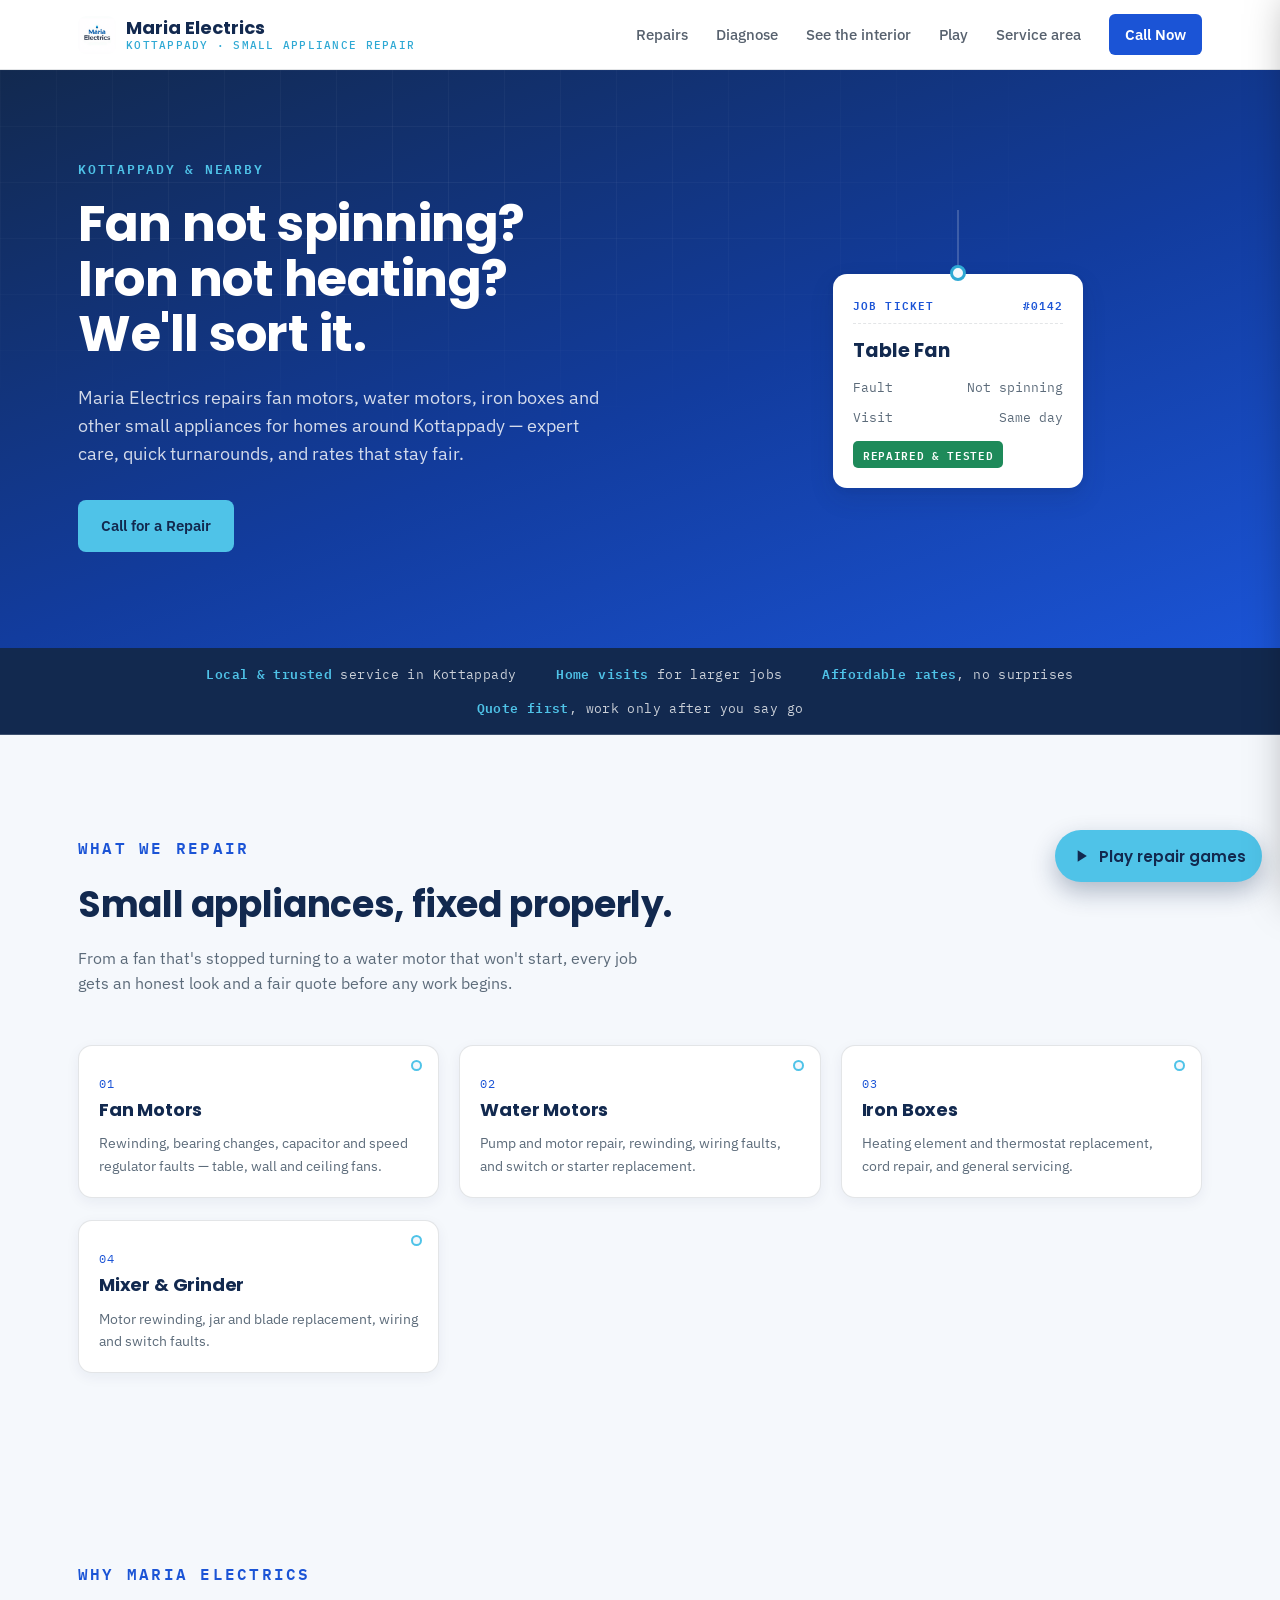
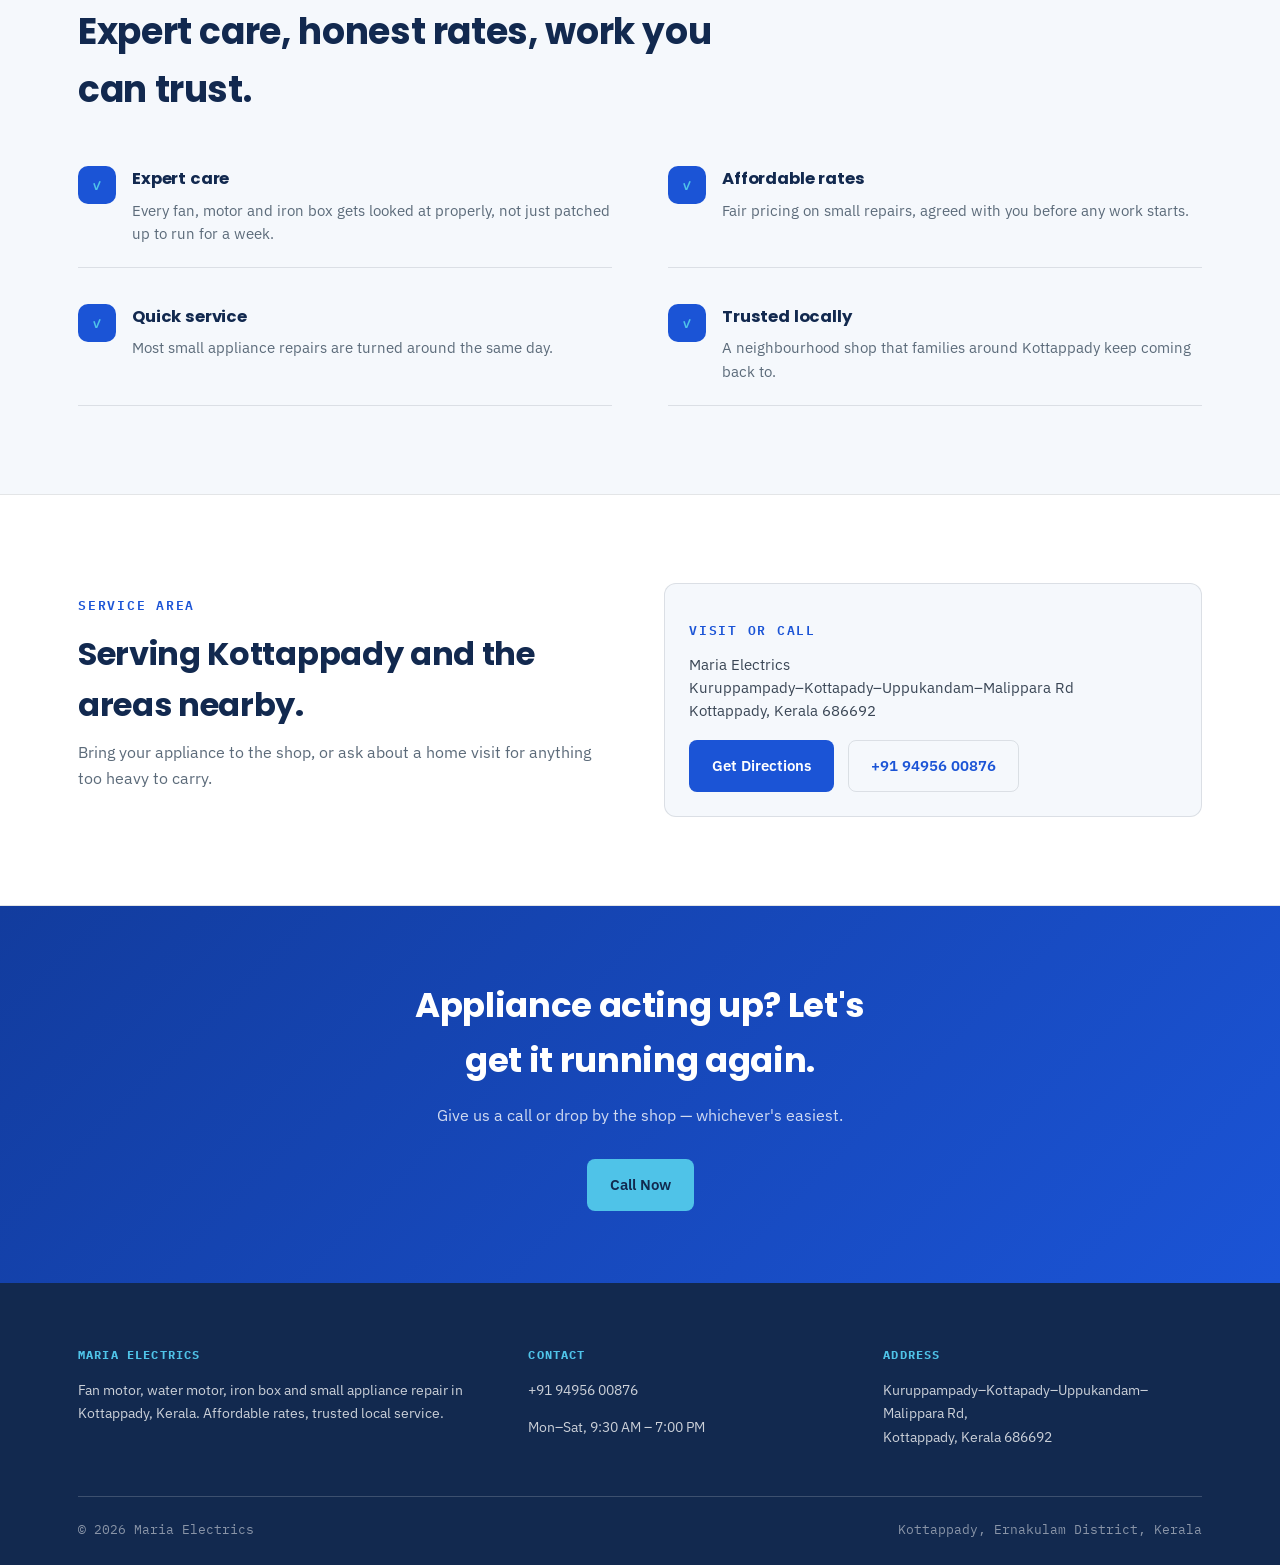
<file: index.html>
<!DOCTYPE html>
<html lang="en">
<head>
<meta charset="UTF-8">
<meta name="viewport" content="width=device-width, initial-scale=1.0">
<title>Maria Electrics — Fan, Water Motor &amp; Iron Box Repair, Kottappady</title>
<meta name="description" content="Maria Electrics repairs fan motors, water motors, iron boxes and other small appliances for homes around Kottappady, Kerala. Affordable, quick, trusted local service.">
<link rel="icon" type="image/png" href="maria-electrics-logo.png">
<link rel="preconnect" href="https://fonts.googleapis.com">
<link rel="preconnect" href="https://fonts.gstatic.com" crossorigin>
<link href="https://fonts.googleapis.com/css2?family=Poppins:wght@500;600;700;800&family=IBM+Plex+Sans:wght@400;500;600&family=IBM+Plex+Mono:wght@500;600&display=swap" rel="stylesheet">
<link rel="stylesheet" href="styles.css">
<link rel="stylesheet" href="extras.css">
</head>
<body>

<header>
  <div class="nav">
    <a href="#top" class="brand">
      <span class="brand-mark"><img src="maria-electrics-logo.png" alt="Maria Electrics logo"></span>
      <span class="brand-text">Maria Electrics<span>Kottappady · Small Appliance Repair</span></span>
    </a>
    <nav class="links">
      <a href="#services">Repairs</a>
      <a href="diagnose.html">Diagnose</a>
      <a href="inside-the-repair.html">See the interior</a>
      <a href="games.html">Play</a>
      <a href="#area">Service area</a>
      <a href="tel:+919495600876" class="nav-cta">Call Now</a>
    </nav>
  </div>
</header>

<main id="top">

  <!-- HERO -->
  <section class="hero">
    <div class="wrap hero-grid">
      <div>
        <p class="eyebrow">Kottappady &amp; nearby</p>
        <h1>Fan not spinning? Iron not heating? We'll sort it.</h1>
        <p class="lede">Maria Electrics repairs fan motors, water motors, iron boxes and other small appliances for homes around Kottappady — expert care, quick turnarounds, and rates that stay fair.</p>
        <div class="cta-row">
          <a class="btn btn-primary" href="tel:+919495600876">Call for a Repair</a>
        </div>
      </div>
      <div class="hero-tag-wrap">
        <div>
          <div class="hook"></div>
          <div class="tag">
            <div class="tag-hole"></div>
            <div class="tag-eyebrow"><span>Job Ticket</span><span>#0142</span></div>
            <div class="tag-item">Table Fan</div>
            <div class="tag-row"><span>Fault</span><span>Not spinning</span></div>
            <div class="tag-row"><span>Visit</span><span>Same day</span></div>
            <span class="tag-status">Repaired &amp; tested</span>
          </div>
        </div>
      </div>
    </div>
  </section>

  <div class="trust">
    <div class="wrap">
      <span><strong>Local &amp; trusted</strong> service in Kottappady</span>
      <span><strong>Home visits</strong> for larger jobs</span>
      <span><strong>Affordable rates</strong>, no surprises</span>
      <span><strong>Quote first</strong>, work only after you say go</span>
    </div>
  </div>

  <!-- SERVICES -->
  <section class="services" id="services">
    <div class="wrap">
      <div class="section-head">
        <p class="eyebrow">What we repair</p>
        <h2>Small appliances, fixed properly.</h2>
        <p>From a fan that's stopped turning to a water motor that won't start, every job gets an honest look and a fair quote before any work begins.</p>
      </div>
      <div class="service-grid">

        <div class="svc"><div class="svc-hole"></div>
          <span class="svc-no">01</span>
          <h3>Fan Motors</h3>
          <p>Rewinding, bearing changes, capacitor and speed regulator faults — table, wall and ceiling fans.</p>
        </div>

        <div class="svc"><div class="svc-hole"></div>
          <span class="svc-no">02</span>
          <h3>Water Motors</h3>
          <p>Pump and motor repair, rewinding, wiring faults, and switch or starter replacement.</p>
        </div>

        <div class="svc"><div class="svc-hole"></div>
          <span class="svc-no">03</span>
          <h3>Iron Boxes</h3>
          <p>Heating element and thermostat replacement, cord repair, and general servicing.</p>
        </div>

        <div class="svc"><div class="svc-hole"></div>
          <span class="svc-no">04</span>
          <h3>Mixer &amp; Grinder</h3>
          <p>Motor rewinding, jar and blade replacement, wiring and switch faults.</p>
        </div>

      </div>
    </div>
  </section>

  <!-- WHY US -->
  <section class="why">
    <div class="wrap">
      <div class="section-head">
        <p class="eyebrow">Why Maria Electrics</p>
        <h2>Expert care, honest rates, work you can trust.</h2>
      </div>
      <div class="why-grid">
        <div class="why-item">
          <div class="why-mark">✓</div>
          <div><h3>Expert care</h3><p>Every fan, motor and iron box gets looked at properly, not just patched up to run for a week.</p></div>
        </div>
        <div class="why-item">
          <div class="why-mark">✓</div>
          <div><h3>Affordable rates</h3><p>Fair pricing on small repairs, agreed with you before any work starts.</p></div>
        </div>
        <div class="why-item">
          <div class="why-mark">✓</div>
          <div><h3>Quick service</h3><p>Most small appliance repairs are turned around the same day.</p></div>
        </div>
        <div class="why-item">
          <div class="why-mark">✓</div>
          <div><h3>Trusted locally</h3><p>A neighbourhood shop that families around Kottappady keep coming back to.</p></div>
        </div>
      </div>
    </div>
  </section>

  <!-- SERVICE AREA -->
  <section class="area" id="area">
    <div class="wrap area-grid">
      <div>
        <p class="eyebrow" style="color:var(--blue);">Service area</p>
        <h2>Serving Kottappady and the areas nearby.</h2>
        <p style="color:var(--ink-soft); margin-top:10px;">Bring your appliance to the shop, or ask about a home visit for anything too heavy to carry.</p>
      </div>
      <div class="addr-card" id="contact">
        <p class="eyebrow">Visit or call</p>
        <address>
          Maria Electrics<br>
          Kuruppampady–Kottapady–Uppukandam–Malippara Rd<br>
          Kottappady, Kerala 686692
        </address>
        <div class="cta-row">
          <a class="btn btn-primary" href="https://www.google.com/search?sca_esv=02dd35fa167910c1&hl=en&authuser=0&sxsrf=APpeQntZdxmz0Cd2127L7jMZvnrsMXalaQ:1787042710454&q=maria+electric+works+kottappady+address&ludocid=1901605057177535099&sa=X&ved=2ahUKEwiLzNHv5KmWAxVCkeEIHZu9DvUQ6BN6BAgmEAI" target="_blank" rel="noopener">Get Directions</a>
          <a class="btn btn-ghost" style="color:var(--blue); border-color:var(--line);" href="tel:+919495600876">+91 94956 00876</a>
        </div>
      </div>
    </div>
  </section>

  <!-- CTA BANNER -->
  <section class="cta-banner">
    <div class="wrap">
      <h2>Appliance acting up? Let's get it running again.</h2>
      <p>Give us a call or drop by the shop — whichever's easiest.</p>
      <div class="cta-row">
        <a class="btn btn-primary" href="tel:+919495600876">Call Now</a>
      </div>
    </div>
  </section>

</main>

<footer>
  <div class="wrap">
    <div class="foot-grid">
      <div>
        <h4>Maria Electrics</h4>
        <p>Fan motor, water motor, iron box and small appliance repair in Kottappady, Kerala. Affordable rates, trusted local service.</p>
      </div>
      <div>
        <h4>Contact</h4>
        <p><a href="tel:+919495600876">+91 94956 00876</a></p>
        <p>Mon–Sat, 9:30 AM – 7:00 PM</p>
      </div>
      <div>
        <h4>Address</h4>
        <p>Kuruppampady–Kottapady–Uppukandam–Malippara Rd,<br>Kottappady, Kerala 686692</p>
      </div>
    </div>
    <div class="foot-bottom">
      <span>© <span id="year"></span> Maria Electrics</span>
      <span>Kottappady, Ernakulam District, Kerala</span>
    </div>
  </div>
</footer>

<script>
  document.getElementById('year').textContent = new Date().getFullYear();
</script>

<script src="extras.js"></script>
</body>
</html>
</file>
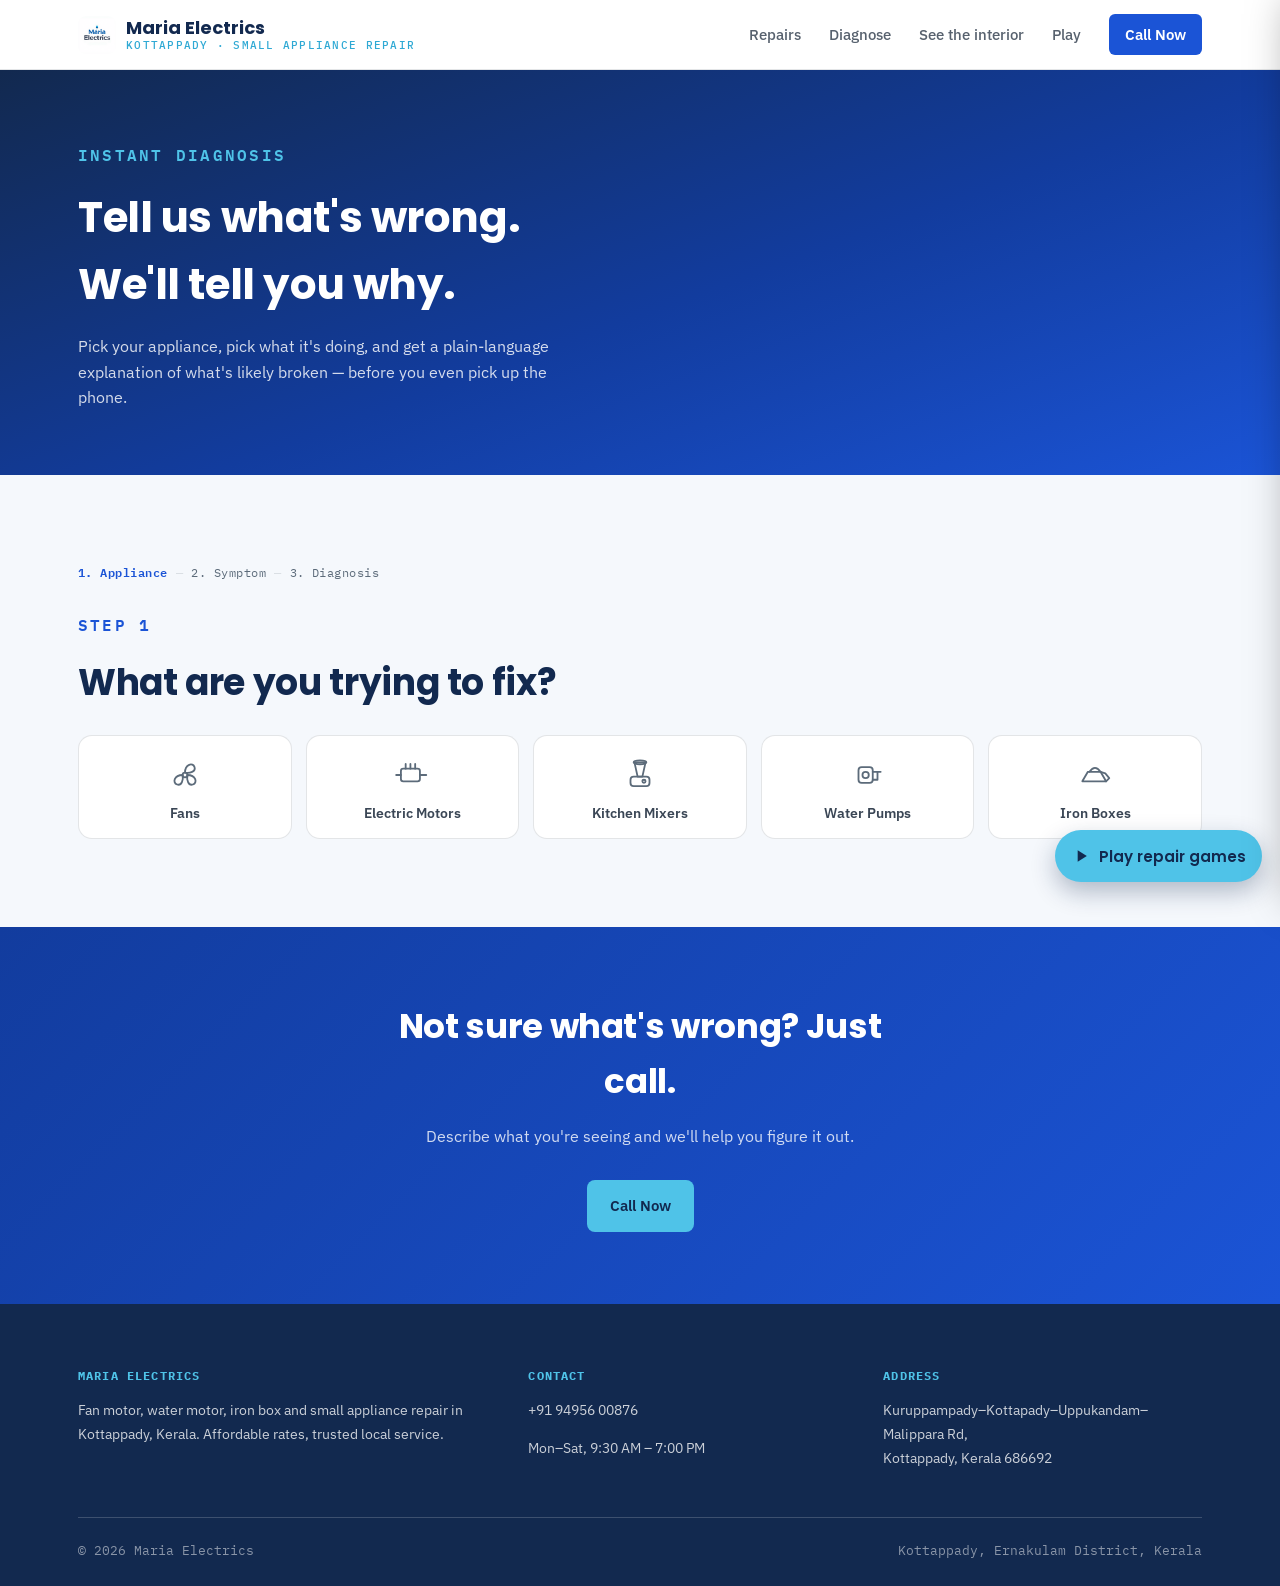
<file: diagnose.html>
<!DOCTYPE html>
<html lang="en">
<head>
<meta charset="UTF-8">
<meta name="viewport" content="width=device-width, initial-scale=1.0">
<title>Smart Appliance Diagnosis — Fan, Mixer, Iron Box &amp; More | Maria Electrics</title>
<meta name="description" content="Tell us the symptom — fan humming but not spinning, iron staying cold, mixer smoking — and get an instant plain-language diagnosis plus a one-tap repair booking. Maria Electrics, Kottappady.">
<link rel="icon" type="image/png" href="maria-electrics-logo.png">
<link rel="preconnect" href="https://fonts.googleapis.com">
<link rel="preconnect" href="https://fonts.gstatic.com" crossorigin>
<link href="https://fonts.googleapis.com/css2?family=Poppins:wght@500;600;700;800&family=IBM+Plex+Sans:wght@400;500;600&family=IBM+Plex+Mono:wght@500;600&display=swap" rel="stylesheet">
<link rel="stylesheet" href="styles.css">
<link rel="stylesheet" href="extras.css">
</head>
<body>

<header>
  <div class="nav">
    <a href="index.html" class="brand">
      <span class="brand-mark"><img src="maria-electrics-logo.png" alt="Maria Electrics logo"></span>
      <span class="brand-text">Maria Electrics<span>Kottappady · Small Appliance Repair</span></span>
    </a>
    <nav class="links">
      <a href="index.html#services">Repairs</a>
      <a href="diagnose.html">Diagnose</a>
      <a href="inside-the-repair.html">See the interior</a>
      <a href="games.html">Play</a>
      <a href="tel:+919495600876" class="nav-cta">Call Now</a>
    </nav>
  </div>
</header>

<main>

  <!-- PAGE HERO -->
  <section class="page-hero">
    <div class="wrap">
      <p class="eyebrow">Instant diagnosis</p>
      <h1>Tell us what's wrong. We'll tell you why.</h1>
      <p>Pick your appliance, pick what it's doing, and get a plain-language explanation of what's likely broken — before you even pick up the phone.</p>
    </div>
  </section>

  <!-- DIAGNOSTIC TOOL -->
  <section class="diag-section">
    <div class="wrap">

      <div class="diag-breadcrumb" id="breadcrumb">
        <span id="bc-1" class="done">1. Appliance</span>
        <span class="dash">—</span>
        <span id="bc-2">2. Symptom</span>
        <span class="dash">—</span>
        <span id="bc-3">3. Diagnosis</span>
      </div>

      <div class="section-head" style="margin-bottom:24px;">
        <p class="eyebrow">Step 1</p>
        <h2>What are you trying to fix?</h2>
      </div>

      <div class="appliance-grid" id="applianceGrid"></div>

      <div class="symptom-panel" id="symptomPanel" style="display:none;">
        <div class="section-head" style="margin-bottom:20px;">
          <p class="eyebrow">Step 2</p>
          <h2 id="symptomHeading">What's it doing?</h2>
        </div>
        <div class="symptom-list" id="symptomList"></div>
      </div>

      <div class="diagnosis-card" id="diagnosisCard" style="display:none;">
        <p class="eyebrow" style="color:var(--blue);">Step 3 — likely cause</p>
        <h3 id="diagTitle"></h3>
        <p class="cause" id="diagCause"></p>

        <div class="danger-banner" id="dangerBanner" style="display:none;">
          <span>⚠️</span>
          <div>
            <strong>This needs attention now</strong>
            <span id="dangerText"></span>
          </div>
        </div>

        <div class="cta-row diag-cta-row">
          <a class="btn btn-primary" id="bookBtn" href="tel:+919495600876">Book a Repair Now</a>
        </div>
      </div>

      <button class="diag-reset" id="resetBtn" style="display:none;">↺ Start over with a different appliance</button>

    </div>
  </section>

  <!-- CTA BANNER -->
  <section class="cta-banner">
    <div class="wrap">
      <h2>Not sure what's wrong? Just call.</h2>
      <p>Describe what you're seeing and we'll help you figure it out.</p>
      <div class="cta-row">
        <a class="btn btn-primary" href="tel:+919495600876">Call Now</a>
      </div>
    </div>
  </section>

</main>

<footer>
  <div class="wrap">
    <div class="foot-grid">
      <div>
        <h4>Maria Electrics</h4>
        <p>Fan motor, water motor, iron box and small appliance repair in Kottappady, Kerala. Affordable rates, trusted local service.</p>
      </div>
      <div>
        <h4>Contact</h4>
        <p><a href="tel:+919495600876">+91 94956 00876</a></p>
        <p>Mon–Sat, 9:30 AM – 7:00 PM</p>
      </div>
      <div>
        <h4>Address</h4>
        <p>Kuruppampady–Kottapady–Uppukandam–Malippara Rd,<br>Kottappady, Kerala 686692</p>
      </div>
    </div>
    <div class="foot-bottom">
      <span>© <span id="year"></span> Maria Electrics</span>
      <span>Kottappady, Ernakulam District, Kerala</span>
    </div>
  </div>
</footer>

<script>
  document.getElementById('year').textContent = new Date().getFullYear();

  var ICONS = {
    fan: '<svg viewBox="0 0 48 48" fill="none" stroke-width="2.3" stroke-linecap="round" stroke-linejoin="round"><circle cx="24" cy="24" r="3"/><path d="M24 21 C 24 10, 34 8, 36 14 C 38 20, 30 22, 24 21 Z"/><path d="M27 24 C 38 24, 40 34, 34 36 C 28 38, 26 30, 27 24 Z"/><path d="M21 24 C 10 24, 8 34, 14 36 C 20 38, 22 30, 21 24 Z"/></svg>',
    motor: '<svg viewBox="0 0 48 48" fill="none" stroke-width="2.3" stroke-linecap="round" stroke-linejoin="round"><rect x="10" y="16" width="24" height="16" rx="3"/><line x1="4" y1="24" x2="10" y2="24"/><line x1="34" y1="24" x2="42" y2="24"/><line x1="16" y1="16" x2="16" y2="10"/><line x1="22" y1="16" x2="22" y2="10"/><line x1="28" y1="16" x2="28" y2="10"/></svg>',
    mixer: '<svg viewBox="0 0 48 48" fill="none" stroke-width="2.3" stroke-linecap="round" stroke-linejoin="round"><path d="M17 8 H31 L27 26 H21 Z"/><ellipse cx="24" cy="8" rx="8" ry="2.4"/><rect x="12" y="26" width="24" height="12" rx="4"/><circle cx="29" cy="32" r="2"/></svg>',
    pump: '<svg viewBox="0 0 48 48" fill="none" stroke-width="2.3" stroke-linecap="round" stroke-linejoin="round"><rect x="12" y="14" width="18" height="20" rx="4"/><path d="M30 20 H40 M36 20 V30 H30"/><circle cx="21" cy="24" r="4"/></svg>',
    iron: '<svg viewBox="0 0 48 48" fill="none" stroke-width="2.3" stroke-linecap="round" stroke-linejoin="round"><path d="M8 32 H38 L31 20 H15 Z"/><path d="M38 32 L42 28 L37 22 L31 20"/><path d="M17 20 Q24 10 31 20"/></svg>'
  };

  var DATA = {
    fan: { label:"Fans", symptoms:[
      { q:"Fan is humming but won't spin", cause:"That hum usually means the motor is trying to start but can't. Most often it's a weak or dead capacitor, or a bearing that's seized up with dust and old grease.", danger:false },
      { q:"Fan spins slowly or wobbles badly", cause:"Worn-out bearings are the usual cause, sometimes combined with a bent blade throwing the whole assembly off balance.", danger:false },
      { q:"Fan smells hot or you see light smoke", cause:"The coil winding's insulation is likely breaking down from running too hot for too long.", danger:true, dangerNote:"Switch it off at the wall now — a heated winding is a fire risk." },
      { q:"Fan doesn't turn on at all", cause:"Could be a blown internal fuse, a broken wire inside the base, or a capacitor that's given up completely.", danger:false }
    ]},
    motor: { label:"Electric Motors", symptoms:[
      { q:"Motor hums but the shaft won't turn", cause:"A classic sign of a failing capacitor or a seized bearing — the motor is energised but physically can't get moving.", danger:false },
      { q:"Motor trips the fuse or MCB when switched on", cause:"Usually a short inside the winding, or the rotor is locked and pulling far more current than it should.", danger:true, dangerNote:"Don't keep resetting the switch — repeated tripping can damage your household wiring too." },
      { q:"Motor runs but overheats quickly", cause:"Often bearing friction or a developing winding fault making the motor work harder than it's designed to.", danger:false },
      { q:"Motor makes a grinding or screeching noise", cause:"Worn-out bearings are by far the most common cause of this noise.", danger:false }
    ]},
    mixer: { label:"Kitchen Mixers", symptoms:[
      { q:"Jar spins but doesn't grind properly", cause:"The blades have likely gone blunt, or the coupler gear linking the jar to the motor shaft is stripped.", danger:false },
      { q:"Motor runs but the jar doesn't turn", cause:"Almost always a worn or stripped coupler between the motor shaft and the jar base.", danger:false },
      { q:"Mixer is smoking or smells burnt", cause:"The motor's coil winding is overheating — usually from overloading the jar, or an electrical short developing inside.", danger:true, dangerNote:"Unplug it immediately and don't run it again until it's checked." },
      { q:"Mixer won't switch on at all", cause:"Could be a faulty switch, a damaged cord, or a blown internal fuse.", danger:false }
    ]},
    pump: { label:"Water Pumps", symptoms:[
      { q:"Pump hums but no water comes out", cause:"Often an airlock in the line, a seized impeller, or a capacitor too weak to get the motor started.", danger:false },
      { q:"Pump trips the main switch", cause:"Usually a short inside the winding, often caused by water having worked its way into the motor housing.", danger:true, dangerNote:"Keep it switched off until it's inspected — risk of electric shock." },
      { q:"Pump is noisy or vibrates heavily", cause:"Worn bearings or a damaged impeller are the usual culprits here.", danger:false },
      { q:"Pump runs but the flow is weak", cause:"Could be a partly blocked impeller, or a worn seal that's losing pressure.", danger:false }
    ]},
    iron: { label:"Iron Boxes", symptoms:[
      { q:"Iron stays cold even though the light is on", cause:"A classic sign of a blown thermal fuse or a broken heating element — power is reaching the iron, but not the heating coil.", danger:false },
      { q:"Iron overheats and won't regulate temperature", cause:"The thermostat has likely failed, so it's no longer cutting power once the set temperature is reached.", danger:true, dangerNote:"An iron that won't stop heating is a burn and fire risk — stop using it." },
      { q:"Iron trips the switch when plugged in", cause:"Usually a short inside the heating element or damaged internal wiring.", danger:false },
      { q:"Iron sparks at the plug or cord", cause:"Damaged cord insulation or a loose connection inside the plug is the most likely cause.", danger:true, dangerNote:"Stop using it immediately — this is a shock and fire hazard." }
    ]}
  };

  var applianceGrid = document.getElementById('applianceGrid');
  var symptomPanel = document.getElementById('symptomPanel');
  var symptomList = document.getElementById('symptomList');
  var symptomHeading = document.getElementById('symptomHeading');
  var diagnosisCard = document.getElementById('diagnosisCard');
  var diagTitle = document.getElementById('diagTitle');
  var diagCause = document.getElementById('diagCause');
  var dangerBanner = document.getElementById('dangerBanner');
  var dangerText = document.getElementById('dangerText');
  var resetBtn = document.getElementById('resetBtn');
  var bc2 = document.getElementById('bc-2');
  var bc3 = document.getElementById('bc-3');

  var state = { appliance:null, symptom:null };
  var PHONE = "+919495600876";

  Object.keys(DATA).forEach(function(key){
    var btn = document.createElement('button');
    btn.className = 'appliance-btn';
    btn.type = 'button';
    btn.innerHTML = ICONS[key] + '<span>' + DATA[key].label + '</span>';
    btn.addEventListener('click', function(){ selectAppliance(key); });
    btn.dataset.key = key;
    applianceGrid.appendChild(btn);
  });

  function selectAppliance(key){
    state.appliance = key;
    state.symptom = null;
    Array.from(applianceGrid.children).forEach(function(b){
      b.classList.toggle('active', b.dataset.key === key);
    });
    symptomHeading.textContent = "What's your " + DATA[key].label.toLowerCase().replace(/s$/, '') + " doing?";
    symptomList.innerHTML = '';
    DATA[key].symptoms.forEach(function(s, i){
      var sb = document.createElement('button');
      sb.className = 'symptom-btn';
      sb.type = 'button';
      sb.innerHTML = '<span>' + s.q + '</span><span class="arrow">→</span>';
      sb.addEventListener('click', function(){ selectSymptom(i, sb); });
      symptomList.appendChild(sb);
    });
    symptomPanel.style.display = '';
    diagnosisCard.style.display = 'none';
    resetBtn.style.display = '';
    bc2.className = 'done';
    bc3.className = '';
    symptomPanel.scrollIntoView({behavior:'smooth', block:'start'});
  }

  function selectSymptom(index, el){
    state.symptom = index;
    Array.from(symptomList.children).forEach(function(b){ b.classList.remove('active'); });
    el.classList.add('active');

    var s = DATA[state.appliance].symptoms[index];
    diagTitle.textContent = s.q;
    diagCause.textContent = s.cause;

    if (s.danger){
      dangerBanner.style.display = 'flex';
      dangerText.textContent = s.dangerNote || "Please stop using the appliance until it's checked.";
    } else {
      dangerBanner.style.display = 'none';
    }

    diagnosisCard.style.display = '';
    bc3.className = 'done';
    diagnosisCard.scrollIntoView({behavior:'smooth', block:'start'});
  }

  resetBtn.addEventListener('click', function(){
    state = { appliance:null, symptom:null };
    Array.from(applianceGrid.children).forEach(function(b){ b.classList.remove('active'); });
    symptomPanel.style.display = 'none';
    diagnosisCard.style.display = 'none';
    resetBtn.style.display = 'none';
    bc2.className = ''; bc3.className = '';
    document.getElementById('applianceGrid').scrollIntoView({behavior:'smooth', block:'start'});
  });
</script>

<script src="extras.js"></script>
</body>
</html>
</file>
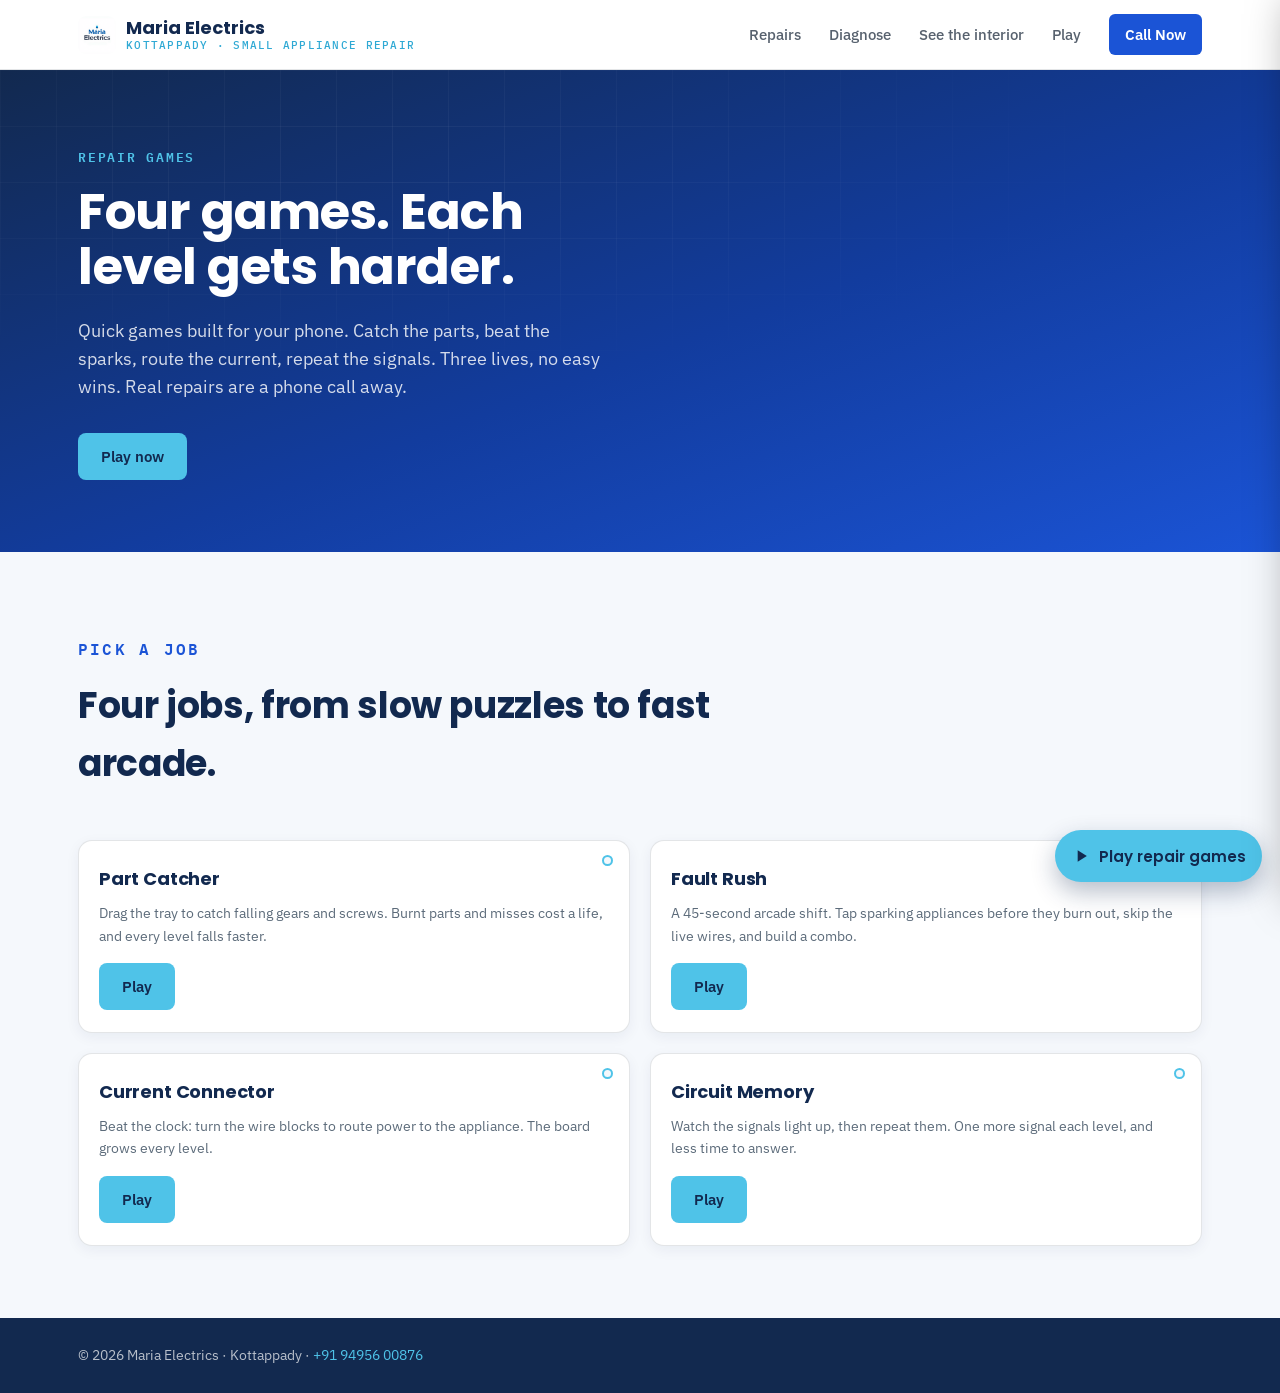
<file: games.html>
<!DOCTYPE html>
<html lang="en">
<head>
<meta charset="UTF-8">
<meta name="viewport" content="width=device-width, initial-scale=1.0, viewport-fit=cover">
<title>Repair Games — Maria Electrics, Kottappady</title>
<meta name="description" content="Four repair games from Maria Electrics, with levels that get harder. Play on your phone, then call us for the real thing.">
<link rel="icon" type="image/png" href="maria-electrics-logo.png">
<link rel="preconnect" href="https://fonts.googleapis.com">
<link rel="preconnect" href="https://fonts.gstatic.com" crossorigin>
<link href="https://fonts.googleapis.com/css2?family=Poppins:wght@500;600;700;800&family=IBM+Plex+Sans:wght@400;500;600&family=IBM+Plex+Mono:wght@500;600&display=swap" rel="stylesheet">
<link rel="stylesheet" href="styles.css">
<link rel="stylesheet" href="extras.css">
<style>
/* same tokens as styles.css, repeated so this page still looks right if the stylesheet is missing */
:root{--paper:#F5F8FC;--ink:#3A4655;--ink-soft:#5C6B7A;--blue:#1B54D6;--blue-deep:#123C9E;--blue-ink:#12294F;--cyan:#4FC3E8;--cyan-deep:#2FA9D4;--line:rgba(58,70,85,.14);--line-on-blue:rgba(255,255,255,.18)}
.g-hero{padding:64px 0 72px}
.g-hero h1{max-width:16ch}
.g-list{padding:72px 0}
.g-grid{display:grid;grid-template-columns:repeat(2,1fr);gap:20px}
@media(max-width:820px){.g-grid{grid-template-columns:1fr}}
.g-card{padding-bottom:22px}
.g-card button{margin-top:16px;cursor:pointer;font-family:inherit}
.g-foot{background:var(--blue-ink);color:rgba(255,255,255,.7);padding:26px 0;font-size:14px}
.g-foot a{color:var(--cyan)}
</style>
</head>
<body>

<header>
  <div class="nav">
    <a href="index.html" class="brand">
      <span class="brand-mark"><img src="maria-electrics-logo.png" alt="Maria Electrics logo"></span>
      <span class="brand-text">Maria Electrics<span>Kottappady · Small Appliance Repair</span></span>
    </a>
    <nav class="links">
      <a href="index.html#services">Repairs</a>
      <a href="diagnose.html">Diagnose</a>
      <a href="inside-the-repair.html">See the interior</a>
      <a href="games.html">Play</a>
      <a href="tel:+919495600876" class="nav-cta">Call Now</a>
    </nav>
  </div>
</header>

<main>
  <section class="hero g-hero">
    <div class="wrap">
      <p class="eyebrow">Repair games</p>
      <h1>Four games. Each level gets harder.</h1>
      <p class="lede">Quick games built for your phone. Catch the parts, beat the sparks, route the current, repeat the signals. Three lives, no easy wins. Real repairs are a phone call away.</p>
      <div class="cta-row"><button class="btn btn-primary" data-open="catch" style="cursor:pointer;font-family:inherit">Play now</button></div>
    </div>
  </section>

  <section class="g-list">
    <div class="wrap">
      <div class="section-head">
        <p class="eyebrow">Pick a job</p>
        <h2>Four jobs, from slow puzzles to fast arcade.</h2>
      </div>
      <div class="g-grid">
        <div class="svc g-card"><div class="svc-hole"></div><h3>Part Catcher</h3><p>Drag the tray to catch falling gears and screws. Burnt parts and misses cost a life, and every level falls faster.</p><button class="btn btn-primary" data-open="catch" style="cursor:pointer;font-family:inherit">Play</button></div>
        <div class="svc g-card"><div class="svc-hole"></div><h3>Fault Rush</h3><p>A 45-second arcade shift. Tap sparking appliances before they burn out, skip the live wires, and build a combo.</p><button class="btn btn-primary" data-open="rush" style="cursor:pointer;font-family:inherit">Play</button></div>
        <div class="svc g-card"><div class="svc-hole"></div><h3>Current Connector</h3><p>Beat the clock: turn the wire blocks to route power to the appliance. The board grows every level.</p><button class="btn btn-primary" data-open="wire" style="cursor:pointer;font-family:inherit">Play</button></div>
        <div class="svc g-card"><div class="svc-hole"></div><h3>Circuit Memory</h3><p>Watch the signals light up, then repeat them. One more signal each level, and less time to answer.</p><button class="btn btn-primary" data-open="memo" style="cursor:pointer;font-family:inherit">Play</button></div>
      </div>
    </div>
  </section>
</main>

<footer class="g-foot"><div class="wrap">© <span id="year"></span> Maria Electrics · Kottappady · <a href="tel:+919495600876">+91 94956 00876</a></div></footer>



<script>document.getElementById('year').textContent=new Date().getFullYear();</script>
<script src="extras.js"></script>
</body>
</html>
</file>
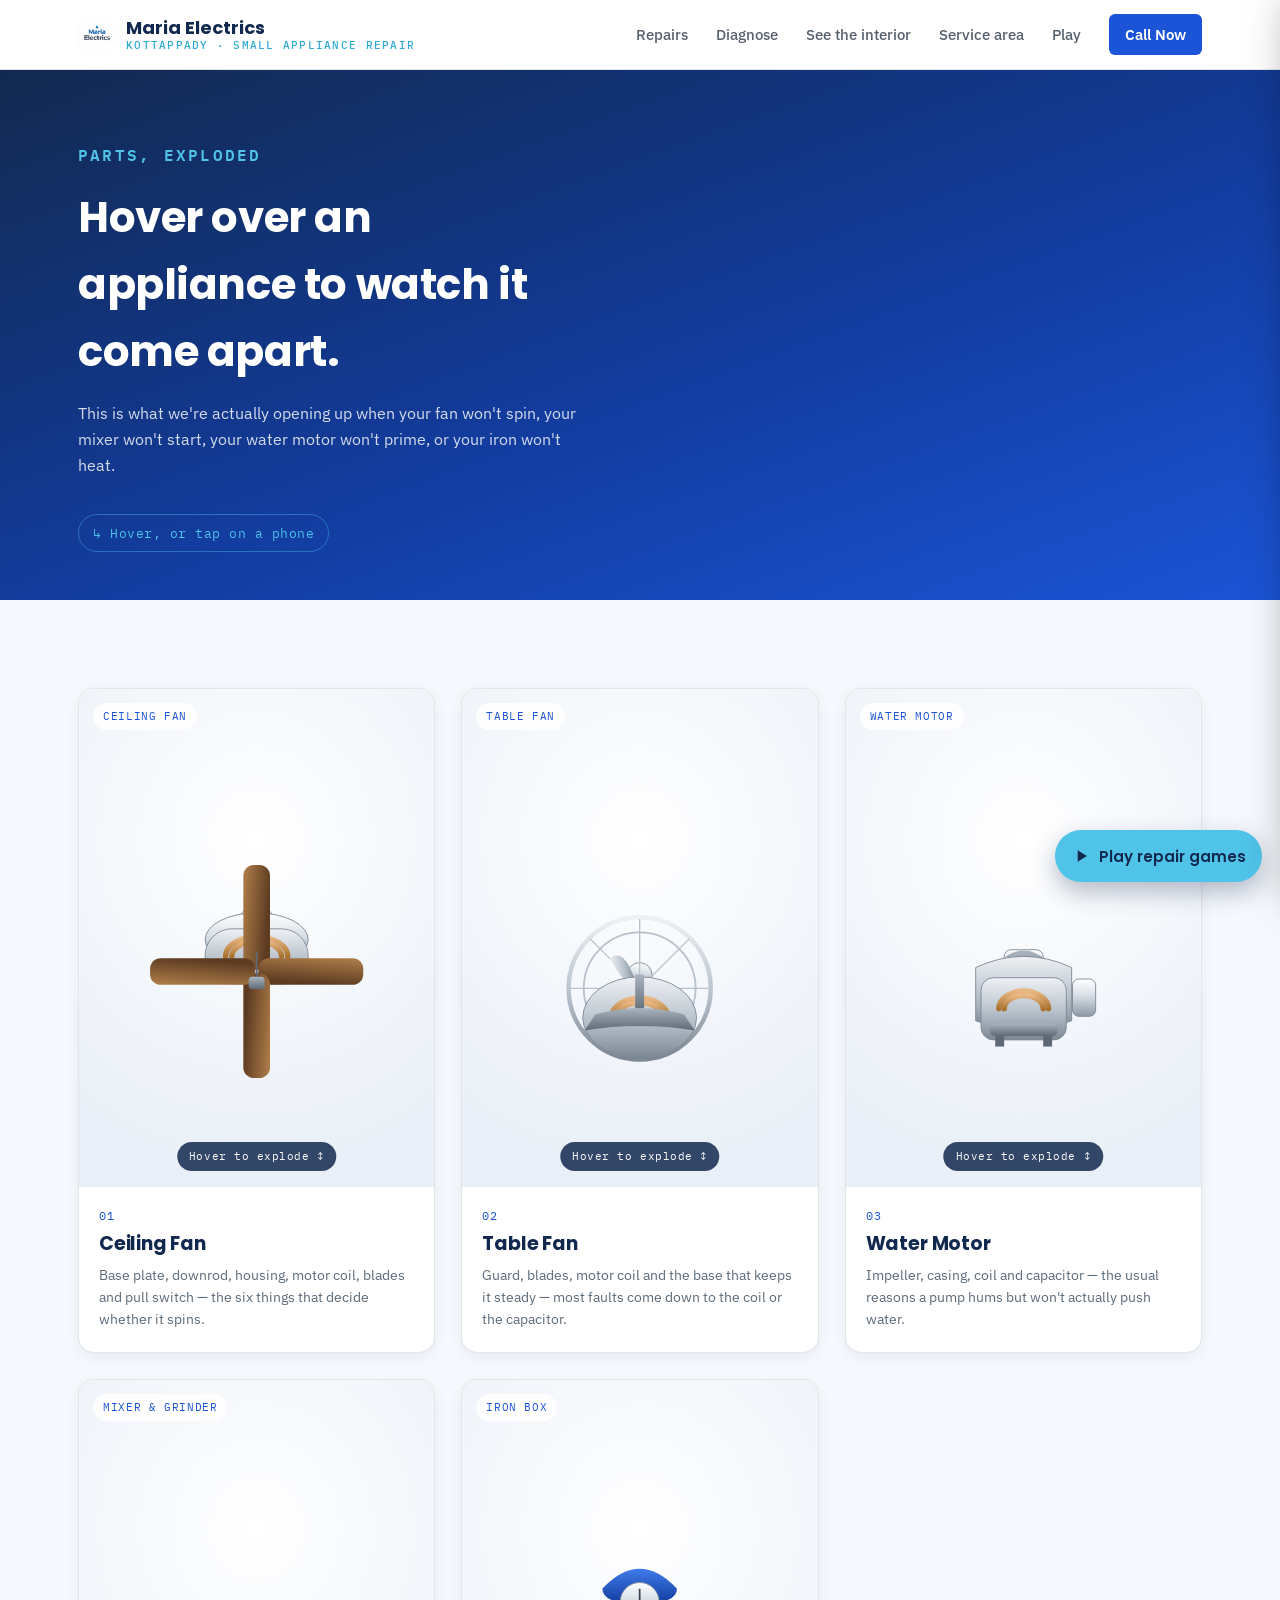
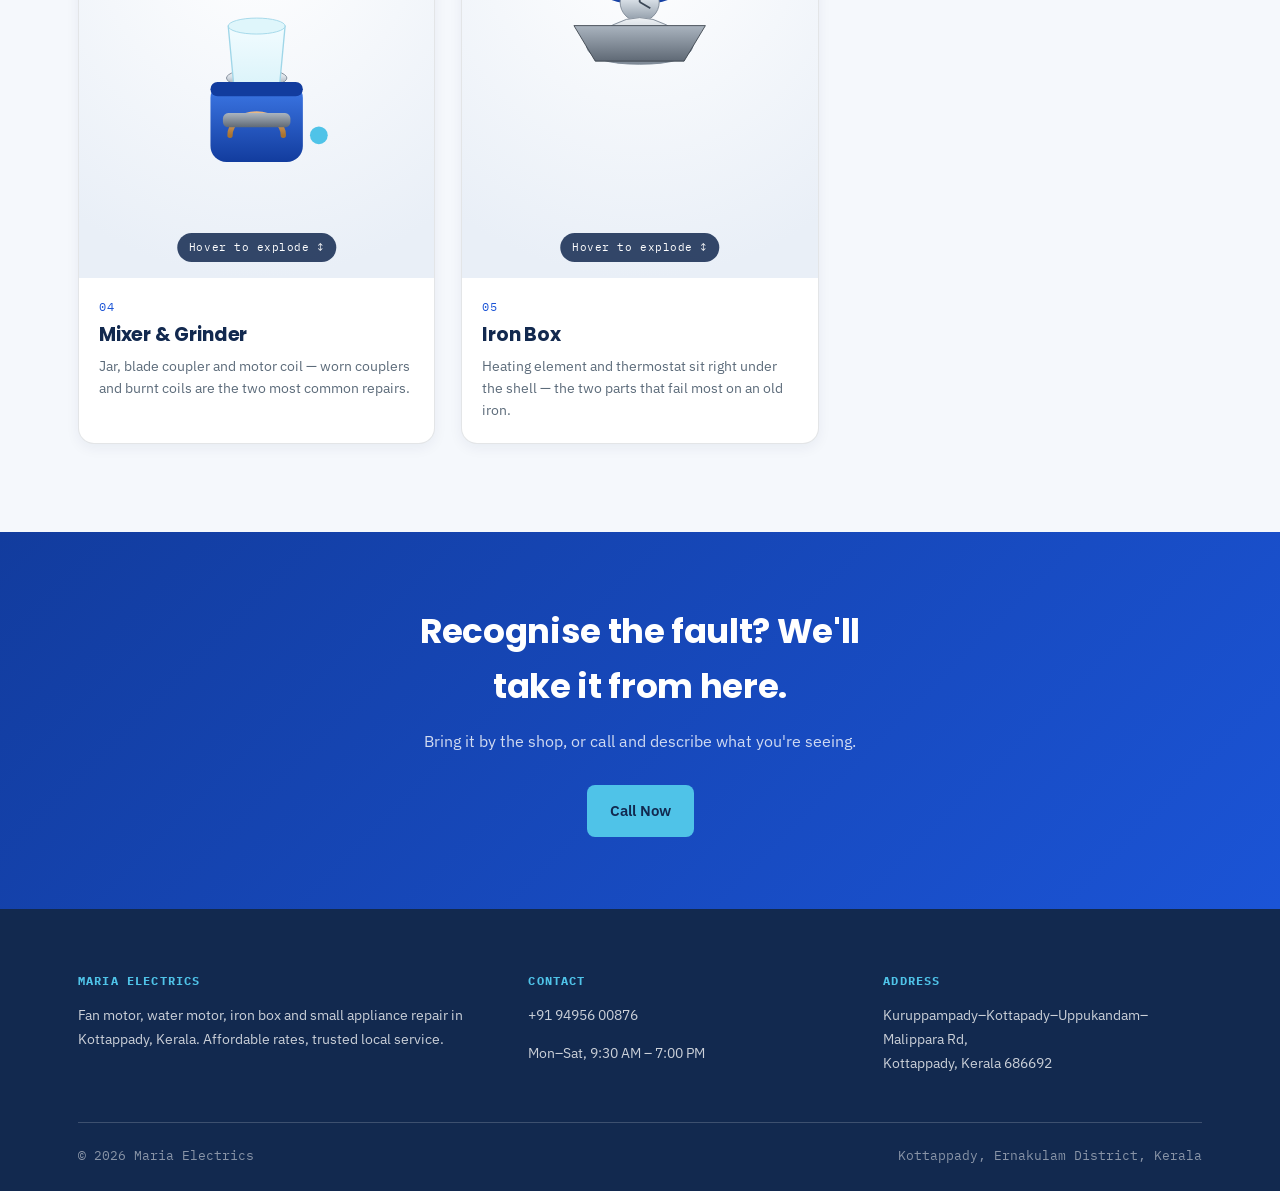
<file: inside-the-repair.html>
<!DOCTYPE html>
<html lang="en">
<head>
<meta charset="UTF-8">
<meta name="viewport" content="width=device-width, initial-scale=1.0">
<title>Parts Inside — Fan, Mixer, Water Motor &amp; Iron Box | Maria Electrics</title>
<meta name="description" content="Hover over a ceiling fan, table fan, water motor, mixer or iron box to see it come apart and reveal the parts inside. From Maria Electrics, Kottappady.">
<link rel="icon" type="image/png" href="maria-electrics-logo.png">
<link rel="preconnect" href="https://fonts.googleapis.com">
<link rel="preconnect" href="https://fonts.gstatic.com" crossorigin>
<link href="https://fonts.googleapis.com/css2?family=Poppins:wght@500;600;700;800&family=IBM+Plex+Sans:wght@400;500;600&family=IBM+Plex+Mono:wght@500;600&display=swap" rel="stylesheet">
<link rel="stylesheet" href="styles.css">
<link rel="stylesheet" href="extras.css">
</head>
<body>

<!-- shared gradients used by every exploded diagram -->
<svg width="0" height="0" style="position:absolute" aria-hidden="true">
<defs>
  <linearGradient id="gradChrome" x1="0" y1="0" x2="0" y2="1">
    <stop offset="0%" stop-color="#ffffff"/>
    <stop offset="45%" stop-color="#d7dee5"/>
    <stop offset="100%" stop-color="#8c98a5"/>
  </linearGradient>
  <linearGradient id="gradMetal" x1="0" y1="0" x2="0" y2="1">
    <stop offset="0%" stop-color="#eef1f4"/>
    <stop offset="55%" stop-color="#b7c1cb"/>
    <stop offset="100%" stop-color="#7c8794"/>
  </linearGradient>
  <linearGradient id="gradMetalDark" x1="0" y1="0" x2="0" y2="1">
    <stop offset="0%" stop-color="#aab4bf"/>
    <stop offset="100%" stop-color="#5f6975"/>
  </linearGradient>
  <linearGradient id="gradWood" x1="0" y1="0" x2="1" y2="0.3">
    <stop offset="0%" stop-color="#b17f4a"/>
    <stop offset="100%" stop-color="#5c3b21"/>
  </linearGradient>
  <linearGradient id="gradBlue" x1="0" y1="0" x2="0" y2="1">
    <stop offset="0%" stop-color="#3f7bea"/>
    <stop offset="100%" stop-color="#123c9e"/>
  </linearGradient>
  <linearGradient id="gradCopper" x1="0" y1="0" x2="0" y2="1">
    <stop offset="0%" stop-color="#eab884"/>
    <stop offset="100%" stop-color="#a9722e"/>
  </linearGradient>
  <linearGradient id="gradGlass" x1="0" y1="0" x2="0" y2="1">
    <stop offset="0%" stop-color="#f2fcff"/>
    <stop offset="100%" stop-color="#bfe9f4"/>
  </linearGradient>
  <radialGradient id="gradHub" cx="35%" cy="30%" r="75%">
    <stop offset="0%" stop-color="#e4e9ee"/>
    <stop offset="100%" stop-color="#7c8794"/>
  </radialGradient>
</defs>
</svg>

<header>
  <div class="nav">
    <a href="index.html" class="brand">
      <span class="brand-mark"><img src="maria-electrics-logo.png" alt="Maria Electrics logo"></span>
      <span class="brand-text">Maria Electrics<span>Kottappady · Small Appliance Repair</span></span>
    </a>
    <nav class="links">
      <a href="index.html#services">Repairs</a>
      <a href="diagnose.html">Diagnose</a>
      <a href="inside-the-repair.html">See the interior</a>
      <a href="index.html#area">Service area</a>
      <a href="games.html">Play</a>
      <a href="tel:+919495600876" class="nav-cta">Call Now</a>
    </nav>
  </div>
</header>

<main>

  <!-- PAGE HERO -->
  <section class="page-hero">
    <div class="wrap">
      <p class="eyebrow">Parts, exploded</p>
      <h1>Hover over an appliance to watch it come apart.</h1>
      <p>This is what we're actually opening up when your fan won't spin, your mixer won't start, your water motor won't prime, or your iron won't heat.</p>
      <span class="hint">↳ Hover, or tap on a phone</span>
    </div>
  </section>

  <!-- EXPLODED DIAGRAMS -->
  <section class="exploded-section">
    <div class="wrap">
      <div class="exploded-grid">

        <!-- CEILING FAN -->
        <div class="exploded-card">
          <div class="exploder" data-exploder tabindex="0">
            <span class="exploder-title">Ceiling Fan</span>
            <span class="exploder-hint">Hover to explode ↕</span>
            <svg viewBox="0 0 300 560">
              <g class="part-label-group">
                <line x1="176" y1="45" x2="222" y2="45" stroke="#8c98a5" stroke-dasharray="3 3"/>
                <circle cx="176" cy="45" r="3" fill="#1B54D6"/>
                <text x="226" y="49" font-family="IBM Plex Mono, monospace" font-size="12" fill="#3A4655">Base plate</text>

                <line x1="160" y1="120" x2="222" y2="120" stroke="#8c98a5" stroke-dasharray="3 3"/>
                <circle cx="160" cy="120" r="3" fill="#1B54D6"/>
                <text x="226" y="124" font-family="IBM Plex Mono, monospace" font-size="12" fill="#3A4655">Downrod</text>

                <line x1="200" y1="205" x2="222" y2="205" stroke="#8c98a5" stroke-dasharray="3 3"/>
                <circle cx="200" cy="205" r="3" fill="#1B54D6"/>
                <text x="226" y="209" font-family="IBM Plex Mono, monospace" font-size="12" fill="#3A4655">Housing cover</text>

                <line x1="205" y1="300" x2="222" y2="300" stroke="#8c98a5" stroke-dasharray="3 3"/>
                <circle cx="205" cy="300" r="3" fill="#1B54D6"/>
                <text x="226" y="304" font-family="IBM Plex Mono, monospace" font-size="12" fill="#3A4655">Motor coil</text>

                <line x1="262" y1="420" x2="222" y2="420" stroke="#8c98a5" stroke-dasharray="3 3"/>
                <circle cx="262" cy="420" r="3" fill="#1B54D6"/>
                <text x="226" y="424" font-family="IBM Plex Mono, monospace" font-size="12" fill="#3A4655" text-anchor="end">Blades</text>

                <line x1="150" y1="500" x2="222" y2="500" stroke="#8c98a5" stroke-dasharray="3 3"/>
                <circle cx="150" cy="500" r="3" fill="#1B54D6"/>
                <text x="226" y="504" font-family="IBM Plex Mono, monospace" font-size="12" fill="#3A4655">Pull switch</text>
              </g>

              <g class="part" style="--cy:217px">
                <circle cx="150" cy="45" r="19" fill="url(#gradChrome)" stroke="#7c8794" stroke-width="1"/>
                <circle cx="150" cy="45" r="4" fill="#5f6975"/>
              </g>
              <g class="part" style="--cy:153px">
                <rect x="145" y="66" width="10" height="90" rx="3" fill="url(#gradMetal)" stroke="#7c8794" stroke-width="0.5"/>
              </g>
              <g class="part" style="--cy:77px">
                <ellipse cx="150" cy="205" rx="58" ry="30" fill="url(#gradChrome)" stroke="#7c8794" stroke-width="1"/>
                <ellipse cx="150" cy="198" rx="40" ry="16" fill="#eef1f4" opacity="0.6"/>
              </g>
              <g class="part" style="--cy:0px">
                <rect x="92" y="270" width="116" height="62" rx="30" fill="url(#gradMetal)" stroke="#7c8794" stroke-width="1"/>
                <g stroke="url(#gradCopper)" stroke-width="6" fill="none" stroke-linecap="round">
                  <path d="M115 301 a35 22 0 0 1 70 0"/>
                  <path d="M122 301 a28 17 0 0 1 56 0"/>
                </g>
                <circle cx="150" cy="301" r="12" fill="url(#gradHub)"/>
              </g>
              <g class="part" style="--cy:-102px">
                <circle cx="150" cy="420" r="17" fill="url(#gradHub)" stroke="#5f6975" stroke-width="1"/>
                <g transform="rotate(0 150 420)"><rect x="135" y="300" width="30" height="118" rx="12" fill="url(#gradWood)"/></g>
                <g transform="rotate(90 150 420)"><rect x="135" y="300" width="30" height="118" rx="12" fill="url(#gradWood)"/></g>
                <g transform="rotate(180 150 420)"><rect x="135" y="300" width="30" height="118" rx="12" fill="url(#gradWood)"/></g>
                <g transform="rotate(270 150 420)"><rect x="135" y="300" width="30" height="118" rx="12" fill="url(#gradWood)"/></g>
              </g>
              <g class="part" style="--cy:-174px">
                <line x1="150" y1="470" x2="150" y2="498" stroke="#5f6975" stroke-width="2"/>
                <rect x="141" y="498" width="18" height="14" rx="4" fill="url(#gradMetalDark)"/>
              </g>
            </svg>
          </div>
          <div class="exploded-caption">
            <span class="svc-no mono">01</span>
            <h2>Ceiling Fan</h2>
            <p>Base plate, downrod, housing, motor coil, blades and pull switch — the six things that decide whether it spins.</p>
          </div>
        </div>

        <!-- TABLE FAN -->
        <div class="exploded-card">
          <div class="exploder" data-exploder tabindex="0">
            <span class="exploder-title">Table Fan</span>
            <span class="exploder-hint">Hover to explode ↕</span>
            <svg viewBox="0 0 300 560">
              <g class="part-label-group">
                <line x1="150" y1="50" x2="222" y2="50" stroke="#8c98a5" stroke-dasharray="3 3"/>
                <circle cx="150" cy="50" r="3" fill="#1B54D6"/>
                <text x="226" y="54" font-family="IBM Plex Mono, monospace" font-size="12" fill="#3A4655">Guard cap</text>

                <line x1="215" y1="150" x2="222" y2="150" stroke="#8c98a5" stroke-dasharray="3 3"/>
                <circle cx="215" cy="150" r="3" fill="#1B54D6"/>
                <text x="226" y="154" font-family="IBM Plex Mono, monospace" font-size="12" fill="#3A4655">Front guard</text>

                <line x1="205" y1="260" x2="222" y2="260" stroke="#8c98a5" stroke-dasharray="3 3"/>
                <circle cx="205" cy="260" r="3" fill="#1B54D6"/>
                <text x="226" y="264" font-family="IBM Plex Mono, monospace" font-size="12" fill="#3A4655">Blades</text>

                <line x1="205" y1="370" x2="222" y2="370" stroke="#8c98a5" stroke-dasharray="3 3"/>
                <circle cx="205" cy="370" r="3" fill="#1B54D6"/>
                <text x="226" y="374" font-family="IBM Plex Mono, monospace" font-size="12" fill="#3A4655">Motor coil</text>

                <line x1="150" y1="470" x2="222" y2="470" stroke="#8c98a5" stroke-dasharray="3 3"/>
                <circle cx="150" cy="470" r="3" fill="#1B54D6"/>
                <text x="226" y="474" font-family="IBM Plex Mono, monospace" font-size="12" fill="#3A4655">Base &amp; stand</text>
              </g>

              <g class="part" style="--cy:272px">
                <circle cx="150" cy="50" r="14" fill="url(#gradChrome)" stroke="#7c8794" stroke-width="1"/>
              </g>
              <g class="part" style="--cy:187px">
                <circle cx="150" cy="150" r="80" fill="none" stroke="url(#gradMetal)" stroke-width="5"/>
                <circle cx="150" cy="150" r="63" fill="none" stroke="#b7c1cb" stroke-width="2"/>
                <g stroke="#b7c1cb" stroke-width="1.5">
                  <line x1="150" y1="72" x2="150" y2="228"/>
                  <line x1="72" y1="150" x2="228" y2="150"/>
                  <line x1="94" y1="94" x2="206" y2="206"/>
                  <line x1="206" y1="94" x2="94" y2="206"/>
                </g>
              </g>
              <g class="part" style="--cy:93.5px">
                <circle cx="150" cy="260" r="16" fill="url(#gradHub)"/>
                <g transform="rotate(20 150 260)"><path d="M150 260 L205 235 Q220 258 150 262 Z" fill="url(#gradMetal)"/></g>
                <g transform="rotate(140 150 260)"><path d="M150 260 L205 235 Q220 258 150 262 Z" fill="url(#gradMetal)"/></g>
                <g transform="rotate(260 150 260)"><path d="M150 260 L205 235 Q220 258 150 262 Z" fill="url(#gradMetal)"/></g>
              </g>
              <g class="part" style="--cy:0px">
                <ellipse cx="150" cy="370" rx="64" ry="46" fill="url(#gradMetal)" stroke="#7c8794" stroke-width="1"/>
                <g stroke="url(#gradCopper)" stroke-width="6" fill="none" stroke-linecap="round">
                  <path d="M118 370 a32 22 0 0 1 64 0"/>
                  <path d="M124 370 a26 17 0 0 1 52 0"/>
                </g>
                <circle cx="150" cy="370" r="10" fill="url(#gradHub)"/>
              </g>
              <g class="part" style="--cy:-93.5px">
                <rect x="145" y="415" width="10" height="45" fill="url(#gradMetalDark)"/>
                <path d="M100 460 Q150 445 200 460 L212 478 Q150 468 88 478 Z" fill="url(#gradMetalDark)"/>
              </g>
            </svg>
          </div>
          <div class="exploded-caption">
            <span class="svc-no mono">02</span>
            <h2>Table Fan</h2>
            <p>Guard, blades, motor coil and the base that keeps it steady — most faults come down to the coil or the capacitor.</p>
          </div>
        </div>

        <!-- WATER MOTOR -->
        <div class="exploded-card">
          <div class="exploder" data-exploder tabindex="0">
            <span class="exploder-title">Water Motor</span>
            <span class="exploder-hint">Hover to explode ↕</span>
            <svg viewBox="0 0 300 560">
              <g class="part-label-group">
                <line x1="150" y1="50" x2="222" y2="50" stroke="#8c98a5" stroke-dasharray="3 3"/>
                <circle cx="150" cy="50" r="3" fill="#1B54D6"/>
                <text x="226" y="54" font-family="IBM Plex Mono, monospace" font-size="12" fill="#3A4655">Outlet cap</text>

                <line x1="180" y1="150" x2="222" y2="150" stroke="#8c98a5" stroke-dasharray="3 3"/>
                <circle cx="180" cy="150" r="3" fill="#1B54D6"/>
                <text x="226" y="154" font-family="IBM Plex Mono, monospace" font-size="12" fill="#3A4655">Impeller</text>

                <line x1="195" y1="250" x2="222" y2="250" stroke="#8c98a5" stroke-dasharray="3 3"/>
                <circle cx="195" cy="250" r="3" fill="#1B54D6"/>
                <text x="226" y="254" font-family="IBM Plex Mono, monospace" font-size="12" fill="#3A4655">Pump casing</text>

                <line x1="205" y1="360" x2="222" y2="360" stroke="#8c98a5" stroke-dasharray="3 3"/>
                <circle cx="205" cy="360" r="3" fill="#1B54D6"/>
                <text x="226" y="364" font-family="IBM Plex Mono, monospace" font-size="12" fill="#3A4655">Motor coil</text>

                <line x1="230" y1="450" x2="222" y2="450" stroke="#8c98a5" stroke-dasharray="3 3"/>
                <circle cx="230" cy="450" r="3" fill="#1B54D6"/>
                <text x="226" y="454" font-family="IBM Plex Mono, monospace" font-size="12" fill="#3A4655" text-anchor="end">Capacitor</text>

                <line x1="150" y1="500" x2="222" y2="500" stroke="#8c98a5" stroke-dasharray="3 3"/>
                <circle cx="150" cy="500" r="3" fill="#1B54D6"/>
                <text x="226" y="504" font-family="IBM Plex Mono, monospace" font-size="12" fill="#3A4655">Base &amp; feet</text>
              </g>

              <g class="part" style="--cy:263.5px">
                <rect x="128" y="30" width="44" height="34" rx="8" fill="url(#gradChrome)" stroke="#7c8794" stroke-width="1"/>
                <rect x="118" y="58" width="64" height="14" rx="6" fill="url(#gradMetal)"/>
              </g>
              <g class="part" style="--cy:178.5px">
                <circle cx="150" cy="150" r="34" fill="url(#gradMetalDark)"/>
                <g stroke="#dfe5eb" stroke-width="3" fill="none">
                  <path d="M150 150 L150 122"/>
                  <path d="M150 150 L174 165"/>
                  <path d="M150 150 L126 165"/>
                </g>
                <circle cx="150" cy="150" r="7" fill="#eef1f4"/>
              </g>
              <g class="part" style="--cy:93.5px">
                <path d="M96 220 Q150 195 204 220 L204 280 Q150 300 96 280 Z" fill="url(#gradMetal)" stroke="#7c8794" stroke-width="1"/>
              </g>
              <g class="part" style="--cy:0px">
                <rect x="102" y="325" width="96" height="70" rx="14" fill="url(#gradMetal)" stroke="#7c8794" stroke-width="1"/>
                <g stroke="url(#gradCopper)" stroke-width="6" fill="none" stroke-linecap="round">
                  <path d="M122 360 a28 20 0 0 1 56 0"/>
                  <path d="M128 360 a22 15 0 0 1 44 0"/>
                </g>
              </g>
              <g class="part" style="--cy:-93.5px">
                <rect x="205" y="420" width="26" height="42" rx="7" fill="url(#gradChrome)" stroke="#7c8794" stroke-width="1"/>
              </g>
              <g class="part" style="--cy:-93.5px">
                <rect x="112" y="470" width="76" height="14" rx="5" fill="url(#gradMetalDark)"/>
                <rect x="118" y="484" width="10" height="12" fill="#5f6975"/>
                <rect x="172" y="484" width="10" height="12" fill="#5f6975"/>
              </g>
            </svg>
          </div>
          <div class="exploded-caption">
            <span class="svc-no mono">03</span>
            <h2>Water Motor</h2>
            <p>Impeller, casing, coil and capacitor — the usual reasons a pump hums but won't actually push water.</p>
          </div>
        </div>

        <!-- MIXER & GRINDER -->
        <div class="exploded-card">
          <div class="exploder" data-exploder tabindex="0">
            <span class="exploder-title">Mixer &amp; Grinder</span>
            <span class="exploder-hint">Hover to explode ↕</span>
            <svg viewBox="0 0 300 560">
              <g class="part-label-group">
                <line x1="150" y1="55" x2="222" y2="55" stroke="#8c98a5" stroke-dasharray="3 3"/>
                <circle cx="150" cy="55" r="3" fill="#1B54D6"/>
                <text x="226" y="59" font-family="IBM Plex Mono, monospace" font-size="12" fill="#3A4655">Lid</text>

                <line x1="195" y1="165" x2="222" y2="165" stroke="#8c98a5" stroke-dasharray="3 3"/>
                <circle cx="195" cy="165" r="3" fill="#1B54D6"/>
                <text x="226" y="169" font-family="IBM Plex Mono, monospace" font-size="12" fill="#3A4655">Jar</text>

                <line x1="180" y1="275" x2="222" y2="275" stroke="#8c98a5" stroke-dasharray="3 3"/>
                <circle cx="180" cy="275" r="3" fill="#1B54D6"/>
                <text x="226" y="279" font-family="IBM Plex Mono, monospace" font-size="12" fill="#3A4655">Blade coupler</text>

                <line x1="205" y1="385" x2="222" y2="385" stroke="#8c98a5" stroke-dasharray="3 3"/>
                <circle cx="205" cy="385" r="3" fill="#1B54D6"/>
                <text x="226" y="389" font-family="IBM Plex Mono, monospace" font-size="12" fill="#3A4655">Motor coil</text>

                <line x1="150" y1="475" x2="222" y2="475" stroke="#8c98a5" stroke-dasharray="3 3"/>
                <circle cx="150" cy="475" r="3" fill="#1B54D6"/>
                <text x="226" y="479" font-family="IBM Plex Mono, monospace" font-size="12" fill="#3A4655">Base</text>
              </g>

              <g class="part" style="--cy:280.5px">
                <ellipse cx="150" cy="55" rx="34" ry="10" fill="url(#gradChrome)" stroke="#7c8794" stroke-width="1"/>
                <rect x="144" y="34" width="12" height="20" rx="4" fill="url(#gradMetalDark)"/>
              </g>
              <g class="part" style="--cy:187px">
                <path d="M118 90 L182 90 L168 240 L132 240 Z" fill="url(#gradGlass)" stroke="#9fd6e8" stroke-width="1.5"/>
                <ellipse cx="150" cy="90" rx="32" ry="9" fill="#dff6fb" stroke="#9fd6e8" stroke-width="1"/>
              </g>
              <g class="part" style="--cy:93.5px">
                <path d="M138 260 L162 260 L156 292 L144 292 Z" fill="url(#gradMetalDark)"/>
                <circle cx="150" cy="296" r="10" fill="url(#gradHub)"/>
                <g transform="rotate(15 150 296)"><rect x="120" y="293" width="60" height="7" rx="3" fill="url(#gradMetal)"/></g>
                <g transform="rotate(105 150 296)"><rect x="120" y="293" width="60" height="7" rx="3" fill="url(#gradMetal)"/></g>
              </g>
              <g class="part" style="--cy:0px">
                <rect x="98" y="340" width="104" height="90" rx="18" fill="url(#gradBlue)"/>
                <rect x="98" y="340" width="104" height="16" rx="8" fill="#123c9e"/>
                <g stroke="url(#gradCopper)" stroke-width="6" fill="none" stroke-linecap="round">
                  <path d="M120 400 a30 24 0 0 1 60 0"/>
                </g>
                <circle cx="220" cy="400" r="10" fill="#4FC3E8"/>
              </g>
              <g class="part" style="--cy:-85px">
                <rect x="112" y="460" width="76" height="16" rx="6" fill="url(#gradMetalDark)"/>
              </g>
            </svg>
          </div>
          <div class="exploded-caption">
            <span class="svc-no mono">04</span>
            <h2>Mixer &amp; Grinder</h2>
            <p>Jar, blade coupler and motor coil — worn couplers and burnt coils are the two most common repairs.</p>
          </div>
        </div>

        <!-- IRON BOX -->
        <div class="exploded-card">
          <div class="exploder" data-exploder tabindex="0">
            <span class="exploder-title">Iron Box</span>
            <span class="exploder-hint">Hover to explode ↕</span>
            <svg viewBox="0 0 300 560">
              <g class="part-label-group">
                <line x1="150" y1="65" x2="222" y2="65" stroke="#8c98a5" stroke-dasharray="3 3"/>
                <circle cx="150" cy="65" r="3" fill="#1B54D6"/>
                <text x="226" y="69" font-family="IBM Plex Mono, monospace" font-size="12" fill="#3A4655">Handle</text>

                <line x1="205" y1="165" x2="222" y2="165" stroke="#8c98a5" stroke-dasharray="3 3"/>
                <circle cx="205" cy="165" r="3" fill="#1B54D6"/>
                <text x="226" y="169" font-family="IBM Plex Mono, monospace" font-size="12" fill="#3A4655">Thermostat dial</text>

                <line x1="205" y1="260" x2="222" y2="260" stroke="#8c98a5" stroke-dasharray="3 3"/>
                <circle cx="205" cy="260" r="3" fill="#1B54D6"/>
                <text x="226" y="264" font-family="IBM Plex Mono, monospace" font-size="12" fill="#3A4655">Body shell</text>

                <line x1="205" y1="370" x2="222" y2="370" stroke="#8c98a5" stroke-dasharray="3 3"/>
                <circle cx="205" cy="370" r="3" fill="#1B54D6"/>
                <text x="226" y="374" font-family="IBM Plex Mono, monospace" font-size="12" fill="#3A4655">Heating element</text>

                <line x1="150" y1="470" x2="222" y2="470" stroke="#8c98a5" stroke-dasharray="3 3"/>
                <circle cx="150" cy="470" r="3" fill="#1B54D6"/>
                <text x="226" y="474" font-family="IBM Plex Mono, monospace" font-size="12" fill="#3A4655">Sole plate</text>
              </g>

              <g class="part" style="--cy:170px">
                <path d="M108 65 Q150 20 192 65 Q192 82 150 82 Q108 82 108 65 Z" fill="url(#gradBlue)"/>
              </g>
              <g class="part" style="--cy:85px">
                <circle cx="150" cy="165" r="22" fill="url(#gradChrome)" stroke="#7c8794" stroke-width="1"/>
                <line x1="150" y1="165" x2="150" y2="150" stroke="#3A4655" stroke-width="2"/>
                <line x1="150" y1="165" x2="162" y2="172" stroke="#3A4655" stroke-width="2"/>
              </g>
              <g class="part" style="--cy:0px">
                <path d="M90 300 Q150 235 210 300 Q205 320 150 320 Q95 320 90 300 Z" fill="url(#gradMetal)" stroke="#7c8794" stroke-width="1"/>
              </g>
              <g class="part" style="--cy:-93.5px">
                <path d="M108 390 L200 390 L182 405 L126 405 Z" fill="url(#gradCopper)"/>
                <path d="M112 384 L196 384 L188 392 L120 392 Z" fill="none" stroke="#8a5a24" stroke-width="1.5" stroke-dasharray="4 3"/>
              </g>
              <g class="part" style="--cy:-178.5px">
                <path d="M76 455 L224 455 L200 495 L100 495 Z" fill="url(#gradMetalDark)" stroke="#3d454e" stroke-width="1"/>
              </g>
            </svg>
          </div>
          <div class="exploded-caption">
            <span class="svc-no mono">05</span>
            <h2>Iron Box</h2>
            <p>Heating element and thermostat sit right under the shell — the two parts that fail most on an old iron.</p>
          </div>
        </div>

      </div>
    </div>
  </section>

  <!-- CTA BANNER -->
  <section class="cta-banner">
    <div class="wrap">
      <h2>Recognise the fault? We'll take it from here.</h2>
      <p>Bring it by the shop, or call and describe what you're seeing.</p>
      <div class="cta-row">
        <a class="btn btn-primary" href="tel:+919495600876">Call Now</a>
      </div>
    </div>
  </section>

</main>

<footer>
  <div class="wrap">
    <div class="foot-grid">
      <div>
        <h4>Maria Electrics</h4>
        <p>Fan motor, water motor, iron box and small appliance repair in Kottappady, Kerala. Affordable rates, trusted local service.</p>
      </div>
      <div>
        <h4>Contact</h4>
        <p><a href="tel:+919495600876">+91 94956 00876</a></p>
        <p>Mon–Sat, 9:30 AM – 7:00 PM</p>
      </div>
      <div>
        <h4>Address</h4>
        <p>Kuruppampady–Kottapady–Uppukandam–Malippara Rd,<br>Kottappady, Kerala 686692</p>
      </div>
    </div>
    <div class="foot-bottom">
      <span>© <span id="year"></span> Maria Electrics</span>
      <span>Kottappady, Ernakulam District, Kerala</span>
    </div>
  </div>
</footer>

<script>
  document.getElementById('year').textContent = new Date().getFullYear();

  document.querySelectorAll('[data-exploder]').forEach(function(el){
    el.addEventListener('click', function(){
      el.classList.toggle('exploded');
    });
    el.addEventListener('keydown', function(e){
      if (e.key === 'Enter' || e.key === ' '){
        e.preventDefault();
        el.classList.toggle('exploded');
      }
    });
  });
</script>

<script src="extras.js"></script>
</body>
</html>
</file>
<file: styles.css>
:root{
    /* palette drawn from the Maria Electrics logo */
    --paper:#F5F8FC;
    --paper-dim:#E9EFF7;
    --ink:#3A4655;
    --ink-soft:#5C6B7A;
    --blue:#1B54D6;
    --blue-deep:#123C9E;
    --blue-ink:#12294F;
    --cyan:#4FC3E8;
    --cyan-deep:#2FA9D4;
    --cream:#FFFFFF;
    --line: rgba(58,70,85,0.14);
    --line-on-blue: rgba(255,255,255,0.18);
    --radius-tag: 4px 16px 4px 16px;
    --shadow-tag: 0 10px 24px rgba(18,41,79,0.14), 0 2px 6px rgba(18,41,79,0.08);
  }

  *{box-sizing:border-box;}
  html{scroll-behavior:smooth;}
  @media (prefers-reduced-motion: reduce){
    html{scroll-behavior:auto;}
    *{animation-duration:0.001ms !important; animation-iteration-count:1 !important; transition-duration:0.001ms !important;}
  }

  body{
    margin:0;
    background:var(--paper);
    color:var(--ink);
    font-family:'IBM Plex Sans', sans-serif;
    font-size:16px;
    line-height:1.6;
    -webkit-font-smoothing:antialiased;
  }

  h1,h2,h3{
    font-family:'Poppins', sans-serif;
    margin:0;
    color:var(--blue-ink);
    letter-spacing:-0.01em;
  }

  a{color:inherit;}
  img{max-width:100%; display:block;}

  .wrap{
    max-width:1180px;
    margin:0 auto;
    padding:0 28px;
  }

  .mono{
    font-family:'IBM Plex Mono', monospace;
    letter-spacing:0.04em;
  }

  .eyebrow{
    font-family:'IBM Plex Mono', monospace;
    text-transform:uppercase;
    font-size:12.5px;
    letter-spacing:0.14em;
    font-weight:600;
  }

  :focus-visible{
    outline:2.5px solid var(--cyan);
    outline-offset:3px;
  }

  /* ---------- NAV ---------- */
  header{
    position:sticky;
    top:0;
    z-index:50;
    background:var(--cream);
    border-bottom:1px solid var(--line);
  }
  .nav{
    display:flex;
    align-items:center;
    justify-content:space-between;
    padding:14px 28px;
    max-width:1180px;
    margin:0 auto;
  }
  .brand{
    display:flex;
    align-items:center;
    gap:10px;
    color:var(--blue-ink);
    text-decoration:none;
  }
  .brand-mark{
    width:38px; height:38px;
    border-radius:9px;
    flex-shrink:0;
    overflow:hidden;
    background:#fff;
    display:flex;align-items:center;justify-content:center;
  }
  .brand-mark img{width:100%; height:100%; object-fit:contain;}
  .brand-text{
    font-family:'Poppins', sans-serif;
    font-weight:700;
    font-size:18px;
    line-height:1.1;
  }
  .brand-text span{
    display:block;
    font-family:'IBM Plex Mono', monospace;
    font-weight:500;
    font-size:10.5px;
    letter-spacing:0.12em;
    color:var(--cyan-deep);
    text-transform:uppercase;
    margin-top:2px;
  }
  nav.links{
    display:flex;
    gap:28px;
    align-items:center;
  }
  nav.links a{
    text-decoration:none;
    color:var(--ink);
    font-size:14.5px;
    font-weight:500;
    opacity:0.85;
    transition:opacity 0.15s ease;
  }
  nav.links a:hover{opacity:1;}
  .nav-cta{
    background:var(--blue);
    color:#fff !important;
    padding:9px 16px;
    border-radius:6px;
    font-weight:600 !important;
    opacity:1 !important;
  }
  .nav-cta:hover{background:var(--blue-deep);}
  @media (max-width:760px){
    nav.links a:not(.nav-cta){display:none;}
  }

  /* ---------- HERO ---------- */
  .hero{
    background: linear-gradient(160deg, var(--blue-ink) 0%, var(--blue-deep) 55%, var(--blue) 100%);
    color:#fff;
    position:relative;
    overflow:hidden;
    padding:76px 0 96px;
  }
  .hero::before{
    content:"";
    position:absolute;
    inset:0;
    background-image:
      linear-gradient(var(--line-on-blue) 1px, transparent 1px),
      linear-gradient(90deg, var(--line-on-blue) 1px, transparent 1px);
    background-size:56px 56px;
    opacity:0.3;
    mask-image:radial-gradient(ellipse 80% 60% at 30% 20%, black, transparent 75%);
  }
  .hero-grid{
    position:relative;
    display:grid;
    grid-template-columns:1.1fr 0.9fr;
    gap:40px;
    align-items:center;
  }
  @media (max-width:900px){
    .hero-grid{grid-template-columns:1fr; text-align:left;}
    .hero-tag-wrap{margin-top:44px; justify-content:flex-start;}
  }
  .hero .eyebrow{color:var(--cyan);}
  .hero h1{
    font-size:clamp(32px, 4.8vw, 50px);
    line-height:1.1;
    margin:18px 0 22px;
    max-width:14ch;
    color:#fff;
  }
  .hero p.lede{
    font-size:17.5px;
    color:rgba(255,255,255,0.82);
    max-width:48ch;
    margin-bottom:32px;
  }
  .cta-row{
    display:flex;
    gap:14px;
    flex-wrap:wrap;
  }
  .btn{
    display:inline-flex;
    align-items:center;
    gap:8px;
    padding:13px 22px;
    border-radius:8px;
    font-weight:600;
    font-size:15px;
    text-decoration:none;
    border:1.5px solid transparent;
    transition:transform 0.15s ease, background 0.15s ease;
  }
  .btn:hover{transform:translateY(-1px);}
  .btn-primary{
    background:var(--cyan);
    color:var(--blue-ink);
  }
  .btn-primary:hover{background:#7ad4ee;}
  .btn-ghost{
    background:transparent;
    color:#fff;
    border-color:var(--line-on-blue);
  }
  .btn-ghost:hover{background:rgba(255,255,255,0.08);}

  /* hanging repair tag — signature element */
  .hero-tag-wrap{
    display:flex;
    justify-content:center;
    position:relative;
  }
  .hook{
    width:2px;
    height:64px;
    background:var(--line-on-blue);
    margin:0 auto;
  }
  .tag{
    position:relative;
    background:#fff;
    color:var(--ink);
    width:250px;
    border-radius:14px;
    box-shadow:var(--shadow-tag);
    padding:22px 20px 20px;
    transform-origin:top center;
    animation:sway 5.5s ease-in-out infinite;
  }
  @keyframes sway{
    0%,100%{transform:rotate(-2.5deg);}
    50%{transform:rotate(2.5deg);}
  }
  .tag-hole{
    position:absolute;
    top:-9px; left:50%;
    transform:translateX(-50%);
    width:16px; height:16px;
    border-radius:50%;
    background:var(--paper);
    border:3px solid var(--cyan-deep);
  }
  .tag-eyebrow{
    font-family:'IBM Plex Mono', monospace;
    font-size:11px;
    letter-spacing:0.1em;
    text-transform:uppercase;
    color:var(--blue);
    font-weight:600;
    border-bottom:1px dashed var(--line);
    padding-bottom:10px;
    margin-bottom:12px;
    display:flex;
    justify-content:space-between;
  }
  .tag-item{font-family:'Poppins',sans-serif; font-weight:700; font-size:19px; margin-bottom:4px; color:var(--blue-ink);}
  .tag-row{
    display:flex;
    justify-content:space-between;
    font-size:12.5px;
    color:var(--ink-soft);
    margin-top:10px;
    font-family:'IBM Plex Mono', monospace;
  }
  .tag-status{
    display:inline-block;
    margin-top:14px;
    background:#1E8A5A;
    color:#fff;
    font-size:11px;
    font-weight:600;
    letter-spacing:0.06em;
    padding:5px 10px;
    border-radius:5px;
    text-transform:uppercase;
    font-family:'IBM Plex Mono', monospace;
  }

  /* ---------- TRUST STRIP ---------- */
  .trust{
    background:var(--blue-ink);
    color:#fff;
    padding:16px 0;
    border-bottom:1px solid var(--line-on-blue);
  }
  .trust .wrap{
    display:flex;
    flex-wrap:wrap;
    gap:14px 40px;
    justify-content:center;
    font-family:'IBM Plex Mono', monospace;
    font-size:12.5px;
    letter-spacing:0.03em;
    color:rgba(255,255,255,0.78);
    text-align:center;
  }
  .trust strong{color:var(--cyan); font-weight:600;}

  /* ---------- SECTIONS GENERAL ---------- */
  section{padding:88px 0;}
  .section-head{
    max-width:640px;
    margin-bottom:48px;
  }
  .section-head .eyebrow{color:var(--blue);}
  .section-head h2{
    font-size:clamp(26px,3.4vw,36px);
    margin-top:12px;
  }
  .section-head p{
    color:var(--ink-soft);
    margin-top:12px;
    font-size:16px;
    max-width:56ch;
  }

  /* ---------- SERVICES (tag grid) ---------- */
  .services{background:var(--paper);}
  .service-grid{
    display:grid;
    grid-template-columns:repeat(3, 1fr);
    gap:22px 20px;
  }
  @media (max-width:900px){.service-grid{grid-template-columns:repeat(2,1fr);}}
  @media (max-width:560px){.service-grid{grid-template-columns:1fr;}}

  .svc{
    background:#fff;
    border-radius:14px;
    padding:24px 20px 20px;
    position:relative;
    box-shadow:0 4px 14px rgba(18,41,79,0.06);
    border:1px solid var(--line);
  }
  .svc-hole{
    position:absolute;
    top:14px; right:16px;
    width:11px;height:11px;
    border-radius:50%;
    border:2.5px solid var(--cyan);
    background:var(--paper);
  }
  .svc h3{
    font-size:18px;
    padding-right:20px;
  }
  .svc p{
    color:var(--ink-soft);
    font-size:14px;
    margin:8px 0 0;
  }
  .svc-no{
    font-family:'IBM Plex Mono', monospace;
    font-size:11.5px;
    color:var(--blue);
    letter-spacing:0.08em;
  }

  /* ---------- PROCESS ---------- */
  .process{background:var(--blue-ink); color:#fff;}
  .process .section-head .eyebrow{color:var(--cyan);}
  .process .section-head p{color:rgba(255,255,255,0.75);}
  .steps{
    display:grid;
    grid-template-columns:repeat(4,1fr);
    gap:0;
    border-top:1px solid var(--line-on-blue);
  }
  @media (max-width:900px){.steps{grid-template-columns:1fr 1fr;}}
  @media (max-width:560px){.steps{grid-template-columns:1fr;}}
  .step{
    padding:26px 22px 26px 0;
    border-right:1px solid var(--line-on-blue);
  }
  .steps .step:last-child{border-right:none;}
  .step-no{
    font-family:'IBM Plex Mono', monospace;
    color:var(--cyan);
    font-size:13px;
    font-weight:600;
  }
  .step h3{
    font-size:18px;
    margin:10px 0 8px;
    color:#fff;
  }
  .step p{
    color:rgba(255,255,255,0.72);
    font-size:14px;
    margin:0;
  }

  /* ---------- WHY US ---------- */
  .why{background:var(--paper);}
  .why-grid{
    display:grid;
    grid-template-columns:1fr 1fr;
    gap:36px 56px;
  }
  @media (max-width:760px){.why-grid{grid-template-columns:1fr;}}
  .why-item{
    display:flex;
    gap:16px;
    padding-bottom:22px;
    border-bottom:1px solid var(--line);
  }
  .why-mark{
    flex-shrink:0;
    width:38px; height:38px;
    border-radius:10px;
    background:var(--blue);
    color:var(--cyan);
    display:flex;align-items:center;justify-content:center;
    font-family:'IBM Plex Mono', monospace;
    font-weight:600;
    font-size:13px;
  }
  .why-item h3{font-size:16.5px; margin-bottom:6px;}
  .why-item p{font-size:14.5px; color:var(--ink-soft); margin:0;}

  /* ---------- SERVICE AREA ---------- */
  .area{background:#fff; border-top:1px solid var(--line); border-bottom:1px solid var(--line);}
  .area-grid{
    display:grid;
    grid-template-columns:1fr 1fr;
    gap:48px;
    align-items:start;
  }
  @media (max-width:820px){.area-grid{grid-template-columns:1fr;}}
  .area h2{font-size:clamp(24px,3vw,32px);}
  .villages{
    list-style:none;
    padding:0;
    margin:20px 0 0;
    display:flex;
    flex-wrap:wrap;
    gap:10px;
  }
  .villages li{
    font-family:'IBM Plex Mono', monospace;
    font-size:12.5px;
    letter-spacing:0.03em;
    border:1px solid var(--cyan);
    color:var(--blue);
    padding:6px 12px;
    border-radius:999px;
  }
  .addr-card{
    background:var(--paper);
    border:1px solid var(--line);
    border-radius:12px;
    padding:24px;
  }
  .addr-card .eyebrow{color:var(--blue);}
  .addr-card address{
    font-style:normal;
    margin:12px 0 18px;
    font-size:15px;
    line-height:1.55;
  }
  .addr-card .btn-primary{background:var(--blue); color:#fff;}
  .addr-card .btn-primary:hover{background:var(--blue-deep);}

  /* ---------- CTA BANNER ---------- */
  .cta-banner{
    background: linear-gradient(135deg, var(--blue-deep), var(--blue));
    color:#fff;
    text-align:center;
    padding:72px 0;
  }
  .cta-banner h2{
    font-size:clamp(24px,3.6vw,34px);
    max-width:22ch;
    margin:0 auto 14px;
    color:#fff;
  }
  .cta-banner p{
    color:rgba(255,255,255,0.8);
    margin-bottom:30px;
  }
  .cta-banner .cta-row{justify-content:center;}

  /* ---------- PAGE HEADER (interior page) ---------- */
  .page-hero{
    background: linear-gradient(160deg, var(--blue-ink) 0%, var(--blue-deep) 55%, var(--blue) 100%);
    color:#fff;
    padding:56px 0 48px;
  }
  .page-hero .eyebrow{color:var(--cyan);}
  .page-hero h1{
    color:#fff;
    font-size:clamp(28px,4vw,42px);
    margin:14px 0 12px;
    max-width:18ch;
  }
  .page-hero p{
    color:rgba(255,255,255,0.82);
    max-width:52ch;
    font-size:16px;
  }
  .page-hero .hint{
    display:inline-flex;
    align-items:center;
    gap:8px;
    margin-top:20px;
    font-family:'IBM Plex Mono', monospace;
    font-size:12.5px;
    letter-spacing:0.04em;
    color:var(--cyan);
    border:1px solid rgba(79,195,232,0.4);
    padding:8px 14px;
    border-radius:999px;
  }

  /* ---------- SVG helper fills ---------- */
  .sv-blue{fill:var(--blue);}
  .sv-blue-ink{fill:var(--blue-ink);}
  .sv-cyan{fill:var(--cyan);}
  .sv-ink{fill:var(--ink);}
  .sv-ink-soft{fill:var(--ink-soft);}
  .sv-paper{fill:var(--paper);}
  .sv-paper-dim{fill:var(--paper-dim);}
  .sv-white{fill:#fff;}
  .sv-copper{fill:#C9822E;}
  .sv-stroke-ink{stroke:var(--ink); fill:none;}
  .sv-stroke-soft{stroke:var(--ink-soft); fill:none;}

  /* ---------- EXPLODED PARTS DIAGRAMS ---------- */
  .exploded-section{background:var(--paper);}
  .exploded-grid{
    display:grid;
    grid-template-columns:repeat(3, 1fr);
    gap:26px;
  }
  @media (max-width:980px){.exploded-grid{grid-template-columns:repeat(2,1fr);}}
  @media (max-width:620px){.exploded-grid{grid-template-columns:1fr;}}
  .exploded-card{
    background:#fff;
    border:1px solid var(--line);
    border-radius:16px;
    overflow:hidden;
    box-shadow:0 4px 14px rgba(18,41,79,0.06);
    display:flex;
    flex-direction:column;
  }
  .exploder{
    position:relative;
    background: radial-gradient(ellipse 90% 70% at 50% 30%, #ffffff 0%, var(--paper-dim) 100%);
    aspect-ratio:5/7;
    overflow:hidden;
    cursor:pointer;
  }
  .exploder svg{
    position:absolute;
    inset:0;
    width:100%;
    height:100%;
    display:block;
    overflow:visible;
  }
  .exploder .part{
    transition:transform 0.6s cubic-bezier(.22,.85,.28,1);
  }
  .exploder:not(:hover):not(.exploded) .part{
    transform:translateY(var(--cy,0px));
  }
  .exploder .part-label-group{
    opacity:0;
    transition:opacity 0.3s ease 0.05s;
  }
  .exploder:hover .part-label-group,
  .exploder.exploded .part-label-group{
    opacity:1;
  }
  .exploder-hint{
    position:absolute;
    left:50%; bottom:16px;
    transform:translateX(-50%);
    display:inline-flex;
    align-items:center;
    gap:6px;
    background:rgba(18,41,79,0.85);
    color:#fff;
    font-family:'IBM Plex Mono', monospace;
    font-size:10.5px;
    letter-spacing:0.05em;
    padding:6px 12px;
    border-radius:999px;
    white-space:nowrap;
    opacity:1;
    transition:opacity 0.25s ease;
    pointer-events:none;
  }
  .exploder:hover .exploder-hint,
  .exploder.exploded .exploder-hint{opacity:0;}
  .exploder-title{
    position:absolute;
    top:14px; left:14px;
    z-index:5;
    font-family:'IBM Plex Mono', monospace;
    font-size:10.5px;
    letter-spacing:0.06em;
    text-transform:uppercase;
    color:var(--blue);
    background:rgba(255,255,255,0.9);
    padding:5px 10px;
    border-radius:999px;
    pointer-events:none;
  }
  .exploded-caption{padding:20px 20px 22px;}
  .exploded-caption .svc-no{display:block; margin-bottom:4px;}
  .exploded-caption h2{font-size:19px; margin-bottom:6px;}
  .exploded-caption p{font-size:13.5px; color:var(--ink-soft); margin:0;}

  /* ---------- DIAGNOSTIC TOOL ---------- */
  .diag-section{background:var(--paper);}
  .diag-breadcrumb{
    display:flex;
    gap:8px;
    align-items:center;
    flex-wrap:wrap;
    font-family:'IBM Plex Mono', monospace;
    font-size:12px;
    letter-spacing:0.04em;
    color:var(--ink-soft);
    margin-bottom:30px;
  }
  .diag-breadcrumb .dash{color:var(--line);}
  .diag-breadcrumb .done{color:var(--blue); font-weight:600;}

  .appliance-grid{
    display:grid;
    grid-template-columns:repeat(5, 1fr);
    gap:14px;
  }
  @media (max-width:860px){.appliance-grid{grid-template-columns:repeat(3,1fr);}}
  @media (max-width:520px){.appliance-grid{grid-template-columns:repeat(2,1fr);}}

  .appliance-btn{
    background:#fff;
    border:1.5px solid var(--line);
    border-radius:14px;
    padding:20px 10px 16px;
    display:flex;
    flex-direction:column;
    align-items:center;
    gap:10px;
    cursor:pointer;
    color:var(--ink-soft);
    font-family:'IBM Plex Sans', sans-serif;
    transition: border-color 0.15s ease, box-shadow 0.15s ease, color 0.15s ease;
  }
  .appliance-btn svg{width:38px; height:38px; stroke:currentColor;}
  .appliance-btn span{font-weight:600; font-size:13.5px; color:var(--ink); text-align:center;}
  .appliance-btn:hover{border-color:var(--cyan);}
  .appliance-btn.active{
    border-color:var(--blue);
    color:var(--blue);
    box-shadow:0 0 0 3px rgba(27,84,214,0.12);
  }

  .symptom-panel{margin-top:40px;}
  .symptom-list{display:flex; flex-direction:column; gap:10px;}
  .symptom-btn{
    text-align:left;
    background:#fff;
    border:1.5px solid var(--line);
    border-radius:10px;
    padding:14px 16px;
    cursor:pointer;
    font-size:14.5px;
    color:var(--ink);
    font-family:'IBM Plex Sans', sans-serif;
    display:flex;
    justify-content:space-between;
    align-items:center;
    gap:12px;
    transition:border-color 0.15s ease;
  }
  .symptom-btn:hover{border-color:var(--cyan);}
  .symptom-btn.active{border-color:var(--blue); background:var(--paper-dim);}
  .symptom-btn .arrow{color:var(--blue); font-weight:700; flex-shrink:0;}

  .diagnosis-card{
    margin-top:40px;
    background:#fff;
    border:1.5px solid var(--line);
    border-radius:16px;
    padding:30px 28px;
    box-shadow:0 4px 14px rgba(18,41,79,0.06);
  }
  .diagnosis-card h3{font-size:21px; margin:10px 0 10px;}
  .diagnosis-card p.cause{color:var(--ink-soft); font-size:15px; margin-bottom:22px; max-width:62ch;}

  .danger-banner{
    display:flex;
    gap:10px;
    align-items:flex-start;
    background:#FDECEC;
    border:1px solid #F3B9B9;
    color:#9A2A2A;
    padding:14px 16px;
    border-radius:10px;
    font-size:13.5px;
    margin-bottom:22px;
  }
  .danger-banner strong{display:block; margin-bottom:2px;}

  .book-form{
    display:grid;
    grid-template-columns:1fr 1fr;
    gap:12px;
    margin-bottom:18px;
    max-width:560px;
  }
  @media (max-width:560px){.book-form{grid-template-columns:1fr;}}
  .book-form input{
    padding:11px 13px;
    border:1.5px solid var(--line);
    border-radius:8px;
    font-family:'IBM Plex Sans', sans-serif;
    font-size:14px;
    color:var(--ink);
    background:var(--paper);
  }
  .book-form input:focus{outline:none; border-color:var(--blue);}
  .diag-reset{
    background:none;
    border:none;
    color:var(--ink-soft);
    text-decoration:underline;
    font-size:13px;
    cursor:pointer;
    font-family:'IBM Plex Sans', sans-serif;
    padding:0;
    margin-top:28px;
  }
  .diag-reset:hover{color:var(--ink);}

  /* ---------- FOOTER ---------- */
  footer{
    background:var(--blue-ink);
    color:rgba(255,255,255,0.82);
    padding:48px 0 26px;
    font-size:14px;
  }
  .foot-grid{
    display:grid;
    grid-template-columns:1.3fr 1fr 1fr;
    gap:36px;
    padding-bottom:32px;
    border-bottom:1px solid var(--line-on-blue);
  }
  @media (max-width:700px){.foot-grid{grid-template-columns:1fr; gap:28px;}}
  footer h4{
    font-family:'IBM Plex Mono', monospace;
    text-transform:uppercase;
    font-size:11.5px;
    letter-spacing:0.1em;
    color:var(--cyan);
    margin-bottom:12px;
  }
  footer p, footer a{
    color:rgba(255,255,255,0.78);
    text-decoration:none;
    line-height:1.7;
  }
  footer a:hover{color:#fff;}
  .foot-bottom{
    display:flex;
    justify-content:space-between;
    flex-wrap:wrap;
    gap:10px;
    padding-top:22px;
    font-size:12.5px;
    color:rgba(255,255,255,0.5);
    font-family:'IBM Plex Mono', monospace;
  }
</file>
<file: extras.css>
/* Maria Electrics: floating repair games + mobile side menu */
.fab{position:fixed;right:max(18px,env(safe-area-inset-right));bottom:max(18px,env(safe-area-inset-bottom));z-index:60;background:var(--cyan);color:var(--blue-ink);border:0;border-radius:999px;padding:14px 22px;font:600 15px 'Poppins',sans-serif;box-shadow:0 10px 24px rgba(18,41,79,.3);cursor:pointer}
.fab:hover{background:#7ad4ee}
.scrim{position:fixed;inset:0;background:rgba(18,41,79,.55);opacity:0;pointer-events:none;transition:opacity .25s;z-index:90}
.scrim.on{opacity:1;pointer-events:auto}
.dock{position:fixed;top:0;right:0;height:100dvh;width:min(440px,100vw);background:var(--blue-ink);color:#fff;z-index:100;display:flex;flex-direction:column;transform:translateX(105%);transition:transform .3s ease;padding-top:env(safe-area-inset-top);padding-bottom:env(safe-area-inset-bottom);box-shadow:-12px 0 40px rgba(0,0,0,.35)}
.dock.open{transform:none}
.d-top{display:flex;align-items:center;gap:6px;padding:12px 14px;border-bottom:1px solid var(--line-on-blue)}
.d-top button{font:600 13px 'IBM Plex Sans',sans-serif;color:#fff;background:transparent;border:1px solid var(--line-on-blue);border-radius:6px;padding:8px 10px;cursor:pointer}
.d-top button.on{background:var(--cyan);color:var(--blue-ink);border-color:var(--cyan)}
.d-top .x{margin-left:auto;font-size:18px;line-height:1;padding:7px 11px}
.stage{flex:1;min-height:0;padding:8px 10px}
#cv{width:100%;height:100%;object-fit:contain;touch-action:none;display:block;border-radius:12px}
.d-info{padding:8px 16px 4px;min-height:58px}
#msg{font:600 15px 'Poppins',sans-serif}
#sub{font:500 12.5px 'IBM Plex Mono',monospace;color:var(--cyan);margin-top:2px}
#tools{display:none;gap:8px;padding:4px 12px 8px}
#tools.on{display:flex}
#tools button{flex:1;font:600 12.5px 'IBM Plex Sans',sans-serif;padding:11px 4px;border-radius:8px;border:1.5px solid var(--line-on-blue);background:transparent;color:#fff;cursor:pointer}
#tools button.on{background:var(--cyan);color:var(--blue-ink);border-color:var(--cyan)}
/* ---- mobile side menu ---- */
.menu-btn{display:none;width:44px;height:44px;border:1px solid var(--line);border-radius:8px;background:#fff;cursor:pointer;flex-direction:column;align-items:center;justify-content:center;gap:5px;padding:0}
.menu-btn span{display:block;width:20px;height:2px;background:var(--blue-ink);transition:transform .2s,opacity .2s}
body.menu-open .menu-btn span:nth-child(1){transform:translateY(7px) rotate(45deg)}
body.menu-open .menu-btn span:nth-child(2){opacity:0}
body.menu-open .menu-btn span:nth-child(3){transform:translateY(-7px) rotate(-45deg)}
.menu-scrim{position:fixed;inset:0;background:rgba(18,41,79,.5);opacity:0;pointer-events:none;transition:opacity .25s;z-index:45}
@media(max-width:760px){
.menu-btn{display:flex;position:relative;z-index:2}
header nav.links{position:fixed;top:0;right:0;height:100dvh;width:min(300px,82vw);background:#fff;flex-direction:column;align-items:stretch;gap:4px;padding:84px 20px 24px;box-shadow:-12px 0 40px rgba(18,41,79,.25);transform:translateX(105%);transition:transform .28s ease,visibility .28s;z-index:1;visibility:hidden}
body.menu-open header nav.links{transform:none;visibility:visible}
header nav.links a:not(.nav-cta){display:block;padding:14px 12px;border-radius:8px;font-size:16px;opacity:1}
header nav.links a:not(.nav-cta):hover{background:var(--paper)}
header nav.links .nav-cta{text-align:center;margin-top:12px;padding:14px 16px}
body.menu-open .menu-scrim{opacity:1;pointer-events:auto}
body.menu-open .fab{display:none}
}

/* ---- play button: icon + label, collapses to a circle on scroll (all pages) ---- */
.fab{display:inline-flex;align-items:center;justify-content:center;height:52px;min-width:52px;padding:0 16px;will-change:transform,opacity}
.fab-ic{flex:none}
.fab-tx{display:inline-block;overflow:hidden;white-space:nowrap;margin-left:8px}
</file>
